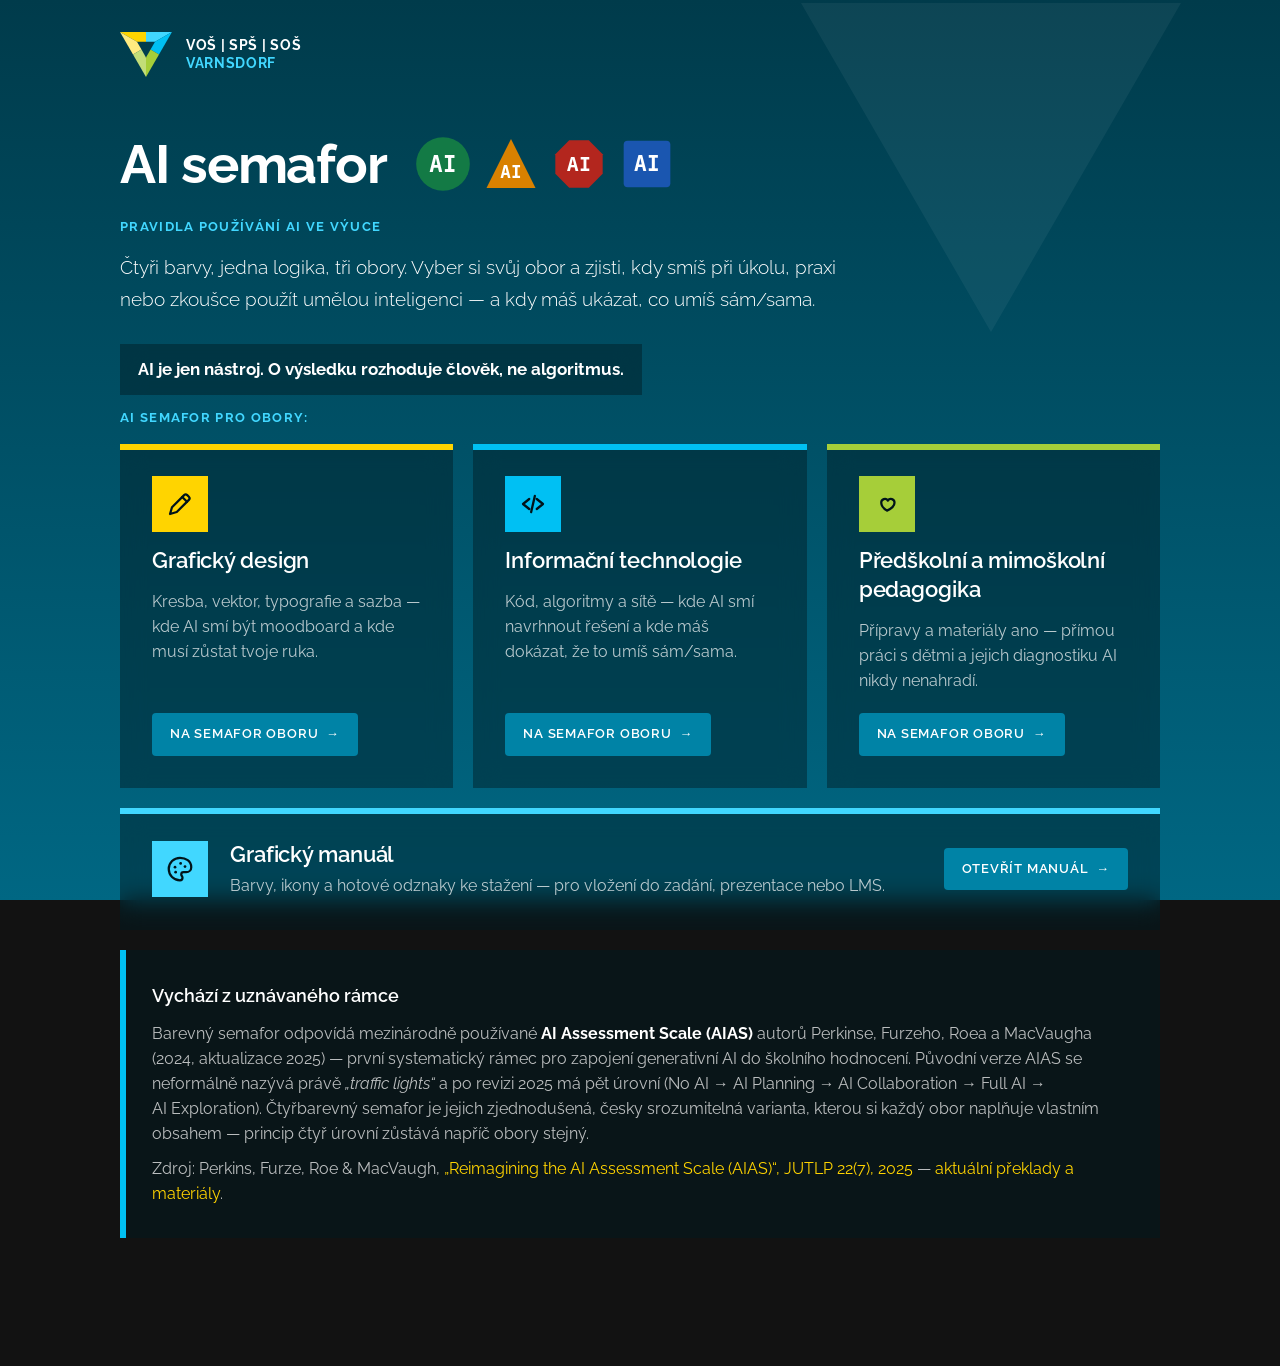
<file: index.html>
<!doctype html>
<html lang="cs">
<head>
<meta charset="utf-8">
<meta name="viewport" content="width=device-width, initial-scale=1">
<title>AI semafor — rozcestník oborů</title>
<meta name="description" content="Pravidla používání AI napříč obory: Grafický design, Informační technologie a Předškolní a mimoškolní pedagogika.">
<link rel="preconnect" href="https://fonts.googleapis.com">
<link rel="preconnect" href="https://fonts.gstatic.com" crossorigin>
<link rel="stylesheet" href="https://fonts.googleapis.com/css2?family=Raleway:wght@200;300;400;600;700;800&display=swap">
<link rel="stylesheet" href="assets/style.css?v=ed86c7ab">
</head>
<body>

<a class="skip-link" href="#main">Přeskočit na obsah</a>

<div class="wrap">

  <header class="hero">
    <a class="brand" href="index.html" aria-label="VOŠ, SPŠ a SOŠ Varnsdorf — AI semafor, úvodní stránka">
      <svg xmlns="http://www.w3.org/2000/svg" viewBox="0 0 1000 866" aria-hidden="true">
        <polygon points="0 0 500 0 500 188 326 188 0 0" fill="#ffd400"/>
        <polygon points="0 0 326 188 413 339 250 433 0 0" fill="#ffea80"/>
        <polygon points="500 0 1000 0 674 188 500 188 500 0" fill="#41d7ff"/>
        <polygon points="674 188 1000 0 750 433 587 339 674 188" fill="#00c0f3"/>
        <polygon points="250 433 413 339 500 490 500 866 250 433" fill="#c2dd78"/>
        <polygon points="500 490 587 339 750 433 500 866 500 490" fill="#a6ce39"/>
      </svg>
      <span class="brand-text">VOŠ | SPŠ | SOŠ<br><span>Varnsdorf</span></span>
    </a>
    <div class="title-row">
      <h1>AI semafor</h1>
      <div class="semafor-icons" role="group" aria-label="Čtyři úrovně semaforu"><img src="assets/icons/ai-povolena.svg?v=3e6b4eec" alt="AI povolena" width="56" height="56"><img src="assets/icons/ai-omezene.svg?v=1037db1b" alt="AI omezeně" width="56" height="56"><img src="assets/icons/bez-ai.svg?v=462daff5" alt="Bez generativní AI" width="56" height="56"><img src="assets/icons/ai-lab.svg?v=350f8d10" alt="AI Lab" width="56" height="56"></div>
    </div>
    <p class="eyebrow">Pravidla používání AI ve výuce</p>
    <p class="lede">Čtyři barvy, jedna logika, tři obory. Vyber si svůj obor a zjisti, kdy smíš při úkolu, praxi
      nebo zkoušce použít umělou inteligenci — a kdy máš ukázat, co umíš sám/sama.</p>
    <p class="tagline">AI je jen nástroj. O výsledku rozhoduje člověk, ne algoritmus.</p>
  </header>

  <main id="main">

    <h2 class="section-label">AI semafor pro obory:</h2>

    <div class="hub-grid" role="list">
      <a class="hub-card hub-card--yellow" role="listitem" href="grafika.html">
        <div class="hub-icon" aria-hidden="true">
          <svg viewBox="0 0 24 24" fill="none" stroke="currentColor" stroke-width="1.8" stroke-linecap="round" stroke-linejoin="round">
            <path d="M4 20 5.6 14.6 15.3 4.9a1.8 1.8 0 0 1 2.5 0l1.3 1.3a1.8 1.8 0 0 1 0 2.5L9.4 18.4 4 20Z"/>
            <path d="m13.8 6.4 3.8 3.8"/>
          </svg>
        </div>
        <h2>Grafický design</h2>
        <p>Kresba, vektor, typografie a sazba — kde AI smí být moodboard a kde musí zůstat tvoje ruka.</p>
        <div class="hub-foot">
          <span class="hub-cta">Na semafor oboru <span aria-hidden="true">→</span></span>
        </div>
      </a>

      <a class="hub-card hub-card--blue" role="listitem" href="it.html">
        <div class="hub-icon" aria-hidden="true">
          <svg viewBox="0 0 24 24" fill="none" stroke="currentColor" stroke-width="1.8" stroke-linecap="round" stroke-linejoin="round">
            <path d="m9 8-5 4 5 4M15 8l5 4-5 4M13.5 5.5l-3 13"/>
          </svg>
        </div>
        <h2>Informační technologie</h2>
        <p>Kód, algoritmy a sítě — kde AI smí navrhnout řešení a kde máš dokázat, že to umíš sám/sama.</p>
        <div class="hub-foot">
          <span class="hub-cta">Na semafor oboru <span aria-hidden="true">→</span></span>
        </div>
      </a>

      <a class="hub-card hub-card--green" role="listitem" href="pedagogika.html">
        <div class="hub-icon" aria-hidden="true">
          <svg viewBox="0 0 24 24" fill="none" stroke="currentColor" stroke-width="1.8" stroke-linecap="round" stroke-linejoin="round">
            <path d="M12 17.3s-4.6-2.9-4.6-6.4a2.9 2.9 0 0 1 5.3-1.7A2.9 2.9 0 0 1 18 10.9c0 3.5-6 6.4-6 6.4Z"/>
          </svg>
        </div>
        <h2>Předškolní a mimoškolní pedagogika</h2>
        <p>Přípravy a materiály ano — přímou práci s dětmi a jejich diagnostiku AI nikdy nenahradí.</p>
        <div class="hub-foot">
          <span class="hub-cta">Na semafor oboru <span aria-hidden="true">→</span></span>
        </div>
      </a>

    </div>

    <a class="hub-card hub-card--wide" href="manual.html">
      <div class="hub-icon" aria-hidden="true">
        <svg viewBox="0 0 24 24" fill="none" stroke="currentColor" stroke-width="1.8" stroke-linecap="round" stroke-linejoin="round">
          <path d="M12 3a9 9 0 1 0 0 18c1.1 0 2-.9 2-2 0-.5-.2-1-.5-1.4-.3-.4-.5-.8-.5-1.3 0-1 .8-1.8 1.8-1.8H17a4 4 0 0 0 4-4c0-5-4.5-7.5-9-7.5Z"/>
          <circle cx="8" cy="10.5" r="1.1" fill="currentColor" stroke="none"/>
          <circle cx="8.5" cy="14.5" r="1.1" fill="currentColor" stroke="none"/>
          <circle cx="12.5" cy="7.5" r="1.1" fill="currentColor" stroke="none"/>
          <circle cx="16" cy="10" r="1.1" fill="currentColor" stroke="none"/>
        </svg>
      </div>
      <div class="hub-card-body">
        <h2>Grafický manuál</h2>
        <p>Barvy, ikony a hotové odznaky ke stažení — pro vložení do zadání, prezentace nebo LMS.</p>
      </div>
      <div class="hub-foot">
        <span class="hub-cta">Otevřít manuál <span aria-hidden="true">→</span></span>
      </div>
    </a>

    <section class="note" aria-labelledby="note-h">
      <h2 id="note-h">Vychází z uznávaného rámce</h2>
      <p>
        Barevný semafor odpovídá mezinárodně používané <strong>AI&nbsp;Assessment&nbsp;Scale (AIAS)</strong>
        autorů Perkinse, Furzeho, Roea a MacVaugha (2024, aktualizace 2025) — první systematický rámec pro
        zapojení generativní AI do školního hodnocení. Původní verze AIAS se neformálně nazývá právě
        <em>„traffic lights“</em> a po revizi 2025 má pět úrovní
        (No&nbsp;AI → AI&nbsp;Planning → AI&nbsp;Collaboration → Full&nbsp;AI → AI&nbsp;Exploration).
        Čtyřbarevný semafor je jejich zjednodušená, česky srozumitelná varianta, kterou si každý obor
        naplňuje vlastním obsahem — princip čtyř úrovní zůstává napříč obory stejný.
      </p>
      <p>
        Zdroj: Perkins, Furze, Roe &amp; MacVaugh, <a href="https://leonfurze.com/2025/09/23/how-not-to-use-the-aias/" target="_blank" rel="noopener">„Reimagining the AI Assessment Scale (AIAS)“, JUTLP 22(7), 2025</a> —
        <a href="https://leonfurze.com/2025/03/19/ai-assessment-scale-aias-translations-2025-updates/" target="_blank" rel="noopener">aktuální překlady a materiály</a>.
      </p>
    </section>

  </main>
</div>
</body>
</html>
</file>
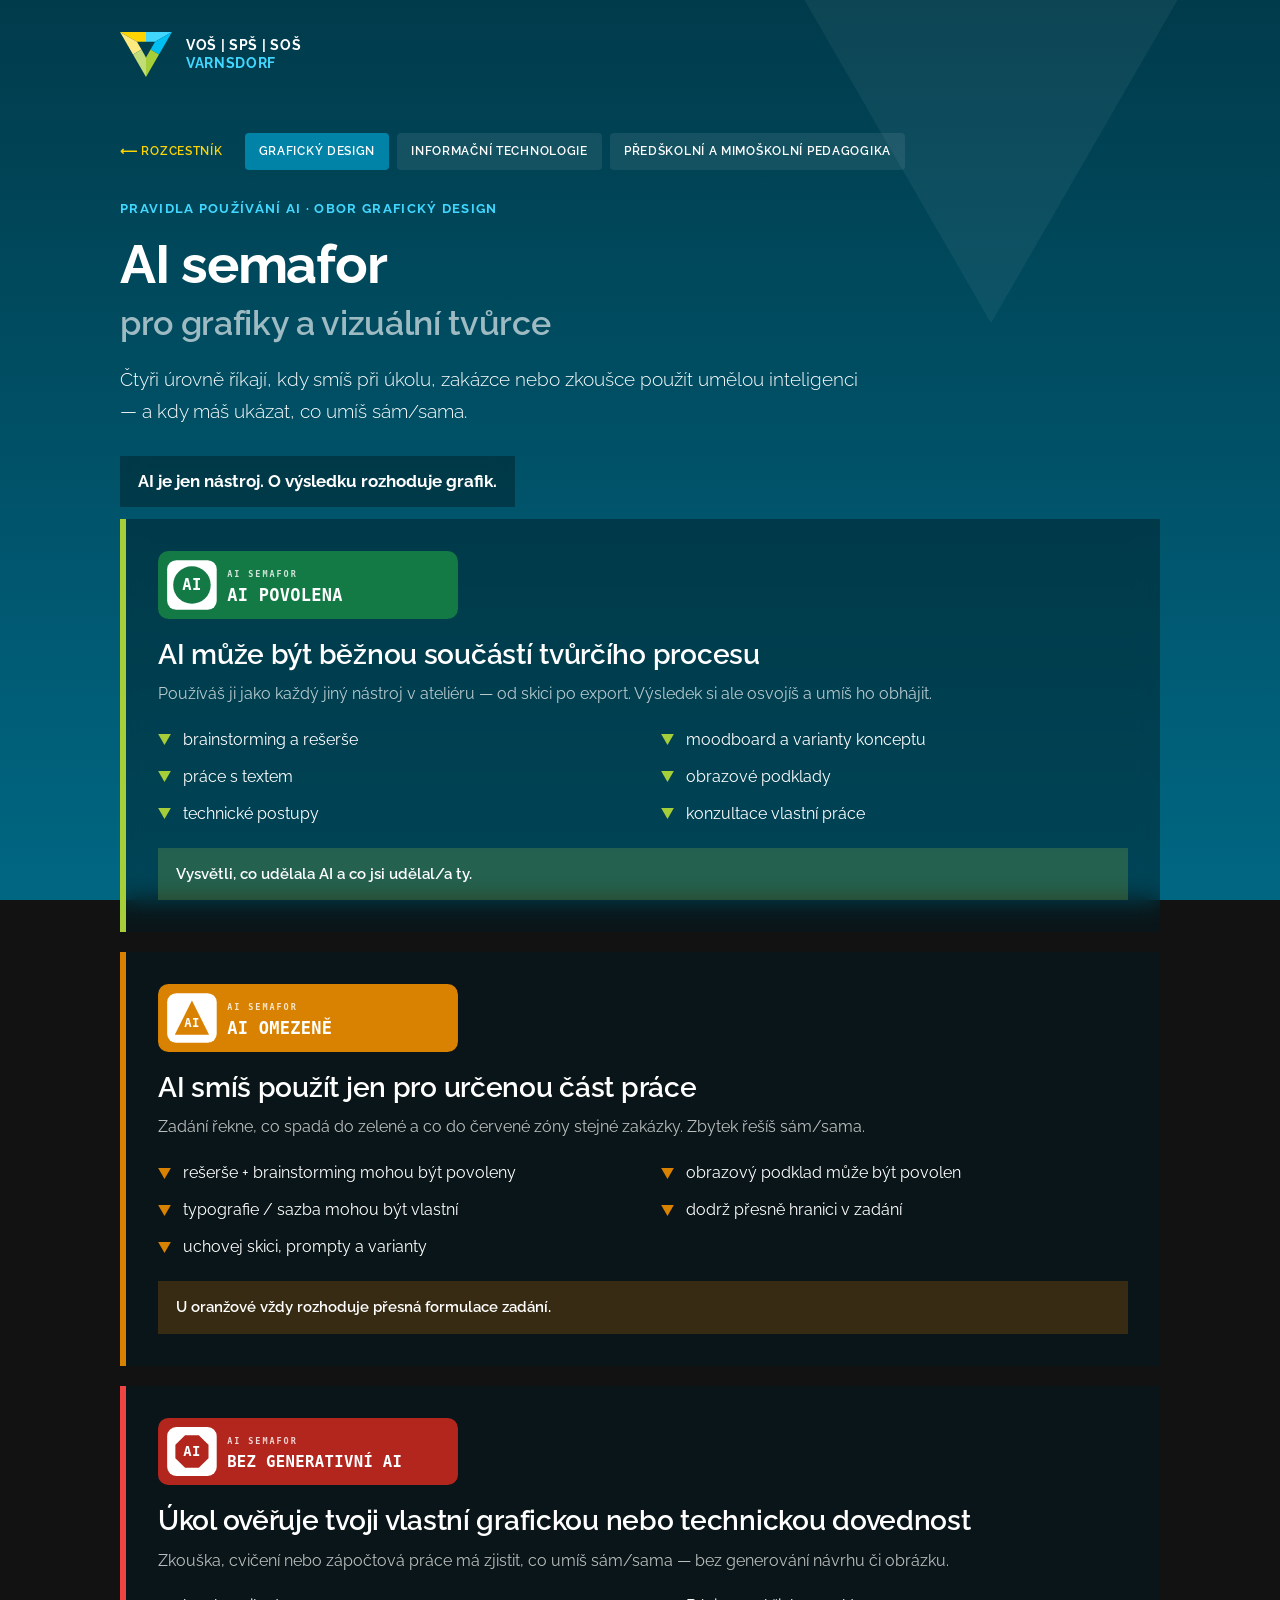
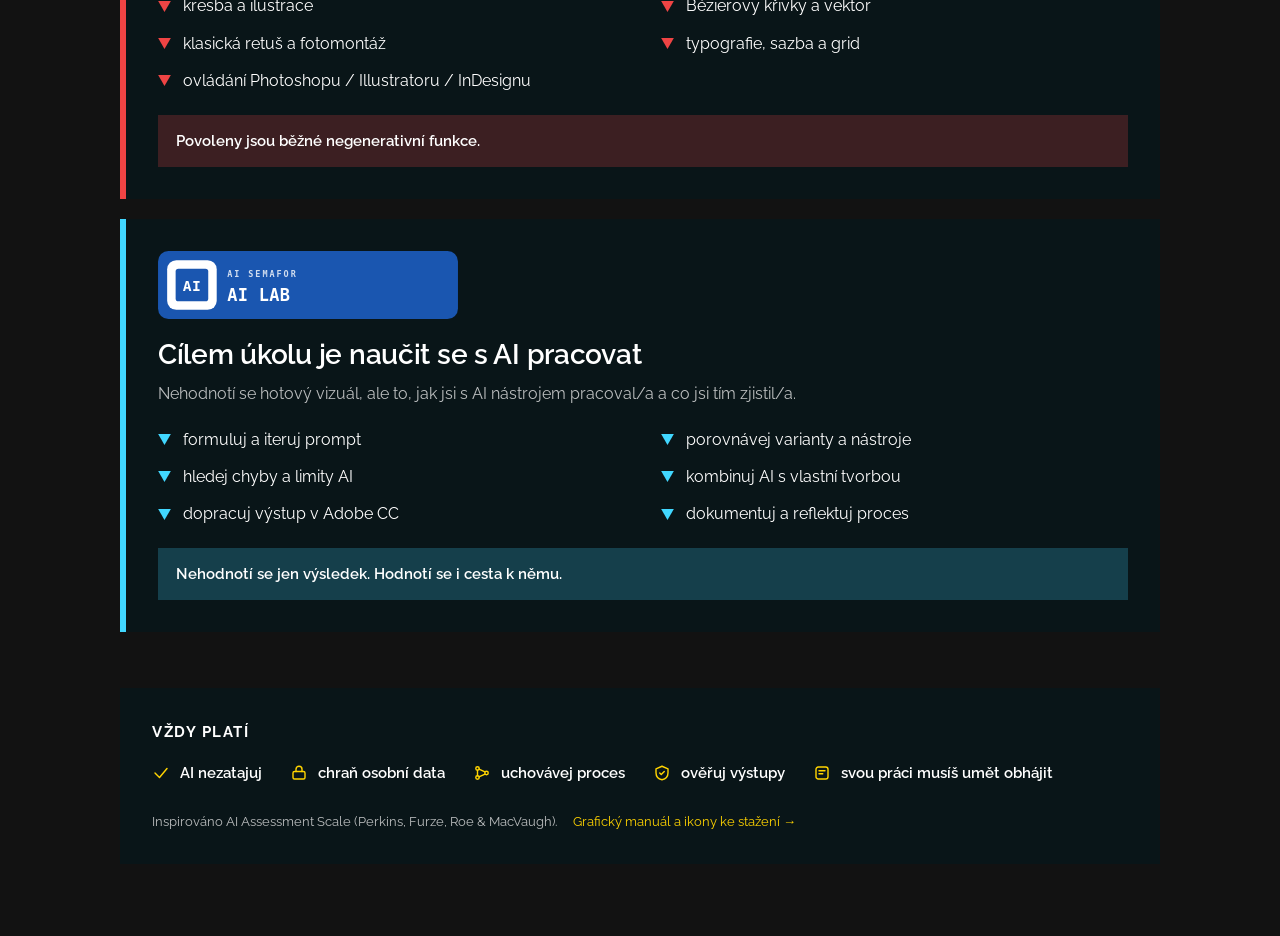
<file: grafika.html>
<!doctype html>
<html lang="cs">
<head>
<meta charset="utf-8">
<meta name="viewport" content="width=device-width, initial-scale=1">
<title>AI semafor — Grafický design</title>
<meta name="description" content="Pravidla používání AI v oboru Grafický design — čtyřúrovňový semafor vycházející z rámce AI Assessment Scale.">
<link rel="preconnect" href="https://fonts.googleapis.com">
<link rel="preconnect" href="https://fonts.gstatic.com" crossorigin>
<link rel="stylesheet" href="https://fonts.googleapis.com/css2?family=Raleway:wght@200;300;400;600;700;800&display=swap">
<link rel="stylesheet" href="assets/style.css?v=ed86c7ab">
</head>
<body>

<a class="skip-link" href="#main">Přeskočit na obsah</a>

<div class="wrap">

  <header class="hero">
    <a class="brand" href="index.html" aria-label="VOŠ, SPŠ a SOŠ Varnsdorf — AI semafor, úvodní stránka">
      <svg xmlns="http://www.w3.org/2000/svg" viewBox="0 0 1000 866" aria-hidden="true">
        <polygon points="0 0 500 0 500 188 326 188 0 0" fill="#ffd400"/>
        <polygon points="0 0 326 188 413 339 250 433 0 0" fill="#ffea80"/>
        <polygon points="500 0 1000 0 674 188 500 188 500 0" fill="#41d7ff"/>
        <polygon points="674 188 1000 0 750 433 587 339 674 188" fill="#00c0f3"/>
        <polygon points="250 433 413 339 500 490 500 866 250 433" fill="#c2dd78"/>
        <polygon points="500 490 587 339 750 433 500 866 500 490" fill="#a6ce39"/>
      </svg>
      <span class="brand-text">VOŠ | SPŠ | SOŠ<br><span>Varnsdorf</span></span>
    </a>
    <nav class="obory-nav" aria-label="Přepínání oborů">
      <a class="home" href="index.html">⟵ Rozcestník</a>
      <a href="#" aria-current="page">Grafický design</a>
      <a href="it.html">Informační technologie</a>
      <a href="pedagogika.html">Předškolní a mimoškolní pedagogika</a>
    </nav>
    <p class="eyebrow">Pravidla používání AI · obor Grafický design</p>
    <h1>AI semafor<br><span class="dim">pro grafiky a vizuální tvůrce</span></h1>
    <p class="lede">Čtyři úrovně říkají, kdy smíš při úkolu, zakázce nebo zkoušce použít umělou inteligenci — a kdy máš ukázat, co umíš sám/sama.</p>
    <p class="tagline">AI je jen nástroj. O výsledku rozhoduje grafik.</p>
  </header>

  <main id="main">

    <div class="levels">

      <!-- GREEN -->
      <section class="level level--green" aria-labelledby="lvl-green-h">
        <div class="level-head">
          <div class="level-title-row">
            <img class="level-badge" src="assets/badges/ai-povolena.svg?v=b32f4eb0" alt="AI povolena" width="460" height="104">
            <h2 id="lvl-green-h">AI může být běžnou součástí tvůrčího procesu</h2>
            <p>Používáš ji jako každý jiný nástroj v ateliéru — od skici po export. Výsledek si ale osvojíš a umíš ho obhájit.</p>
          </div>
        </div>
        <div class="level-body">
          <ul class="bullets">
            <li>brainstorming a rešerše</li>
            <li>moodboard a varianty konceptu</li>
            <li>práce s textem</li>
            <li>obrazové podklady</li>
            <li>technické postupy</li>
            <li>konzultace vlastní práce</li>
          </ul>
          <p class="callout">Vysvětli, co udělala AI a co jsi udělal/a ty.</p>
        </div>
      </section>

      <!-- ORANGE -->
      <section class="level level--orange" aria-labelledby="lvl-orange-h">
        <div class="level-head">
          <div class="level-title-row">
            <img class="level-badge" src="assets/badges/ai-omezene.svg?v=7412da83" alt="AI omezeně" width="460" height="104">
            <h2 id="lvl-orange-h">AI smíš použít jen pro určenou část práce</h2>
            <p>Zadání řekne, co spadá do zelené a co do červené zóny stejné zakázky. Zbytek řešíš sám/sama.</p>
          </div>
        </div>
        <div class="level-body">
          <ul class="bullets">
            <li>rešerše + brainstorming mohou být povoleny</li>
            <li>obrazový podklad může být povolen</li>
            <li>typografie / sazba mohou být vlastní</li>
            <li>dodrž přesně hranici v zadání</li>
            <li>uchovej skici, prompty a varianty</li>
          </ul>
          <p class="callout">U oranžové vždy rozhoduje přesná formulace zadání.</p>
        </div>
      </section>

      <!-- RED -->
      <section class="level level--red" aria-labelledby="lvl-red-h">
        <div class="level-head">
          <div class="level-title-row">
            <img class="level-badge" src="assets/badges/bez-ai.svg?v=6d6cf0fe" alt="Bez generativní AI" width="460" height="104">
            <h2 id="lvl-red-h">Úkol ověřuje tvoji vlastní grafickou nebo technickou dovednost</h2>
            <p>Zkouška, cvičení nebo zápočtová práce má zjistit, co umíš sám/sama — bez generování návrhu či obrázku.</p>
          </div>
        </div>
        <div class="level-body">
          <ul class="bullets">
            <li>kresba a ilustrace</li>
            <li>Bézierovy křivky a vektor</li>
            <li>klasická retuš a fotomontáž</li>
            <li>typografie, sazba a grid</li>
            <li>ovládání Photoshopu / Illustratoru / InDesignu</li>
          </ul>
          <p class="callout">Povoleny jsou běžné negenerativní funkce.</p>
        </div>
      </section>

      <!-- BLUE -->
      <section class="level level--blue" aria-labelledby="lvl-blue-h">
        <div class="level-head">
          <div class="level-title-row">
            <img class="level-badge" src="assets/badges/ai-lab.svg?v=1510bcb6" alt="AI Lab" width="460" height="104">
            <h2 id="lvl-blue-h">Cílem úkolu je naučit se s AI pracovat</h2>
            <p>Nehodnotí se hotový vizuál, ale to, jak jsi s AI nástrojem pracoval/a a co jsi tím zjistil/a.</p>
          </div>
        </div>
        <div class="level-body">
          <ul class="bullets">
            <li>formuluj a iteruj prompt</li>
            <li>porovnávej varianty a nástroje</li>
            <li>hledej chyby a limity AI</li>
            <li>kombinuj AI s vlastní tvorbou</li>
            <li>dopracuj výstup v Adobe CC</li>
            <li>dokumentuj a reflektuj proces</li>
          </ul>
          <p class="callout">Nehodnotí se jen výsledek. Hodnotí se i cesta k němu.</p>
        </div>
      </section>

    </div>

    <footer aria-labelledby="footer-h">
      <h2 id="footer-h">Vždy platí</h2>
      <ul>
        <li>
          <svg viewBox="0 0 24 24" fill="none" stroke="currentColor" stroke-width="1.9" stroke-linecap="round" stroke-linejoin="round" aria-hidden="true"><path d="m4 12 6 6L20 6"/></svg>
          AI nezatajuj
        </li>
        <li>
          <svg viewBox="0 0 24 24" fill="none" stroke="currentColor" stroke-width="1.9" stroke-linecap="round" stroke-linejoin="round" aria-hidden="true"><rect x="4" y="10" width="16" height="10" rx="2"/><path d="M8 10V7a4 4 0 0 1 8 0v3"/></svg>
          chraň osobní data
        </li>
        <li>
          <svg viewBox="0 0 24 24" fill="none" stroke="currentColor" stroke-width="1.9" stroke-linecap="round" stroke-linejoin="round" aria-hidden="true"><circle cx="6" cy="6" r="2.3"/><circle cx="6" cy="18" r="2.3"/><circle cx="18" cy="12" r="2.3"/><path d="M6 8.3V15.7M8 6.8l8 3.7M8 17.2l8-3.7"/></svg>
          uchovávej proces
        </li>
        <li>
          <svg viewBox="0 0 24 24" fill="none" stroke="currentColor" stroke-width="1.9" stroke-linecap="round" stroke-linejoin="round" aria-hidden="true"><path d="M12 3 4 6.5v5c0 4.8 3.4 8.4 8 9.5 4.6-1.1 8-4.7 8-9.5v-5L12 3Z"/><path d="m9 12 2 2 4-4"/></svg>
          ověřuj výstupy
        </li>
        <li>
          <svg viewBox="0 0 24 24" fill="none" stroke="currentColor" stroke-width="1.9" stroke-linecap="round" stroke-linejoin="round" aria-hidden="true"><path d="M8 9h8M8 13h5"/><rect x="4" y="4" width="16" height="16" rx="3"/></svg>
          svou práci musíš umět obhájit
        </li>
      </ul>
      <p class="colophon">
        <span>Inspirováno AI Assessment Scale (Perkins, Furze, Roe &amp; MacVaugh).</span>
        <a href="manual.html">Grafický manuál a ikony ke stažení →</a>
      </p>
    </footer>

  </main>
</div>
</body>
</html>
</file>
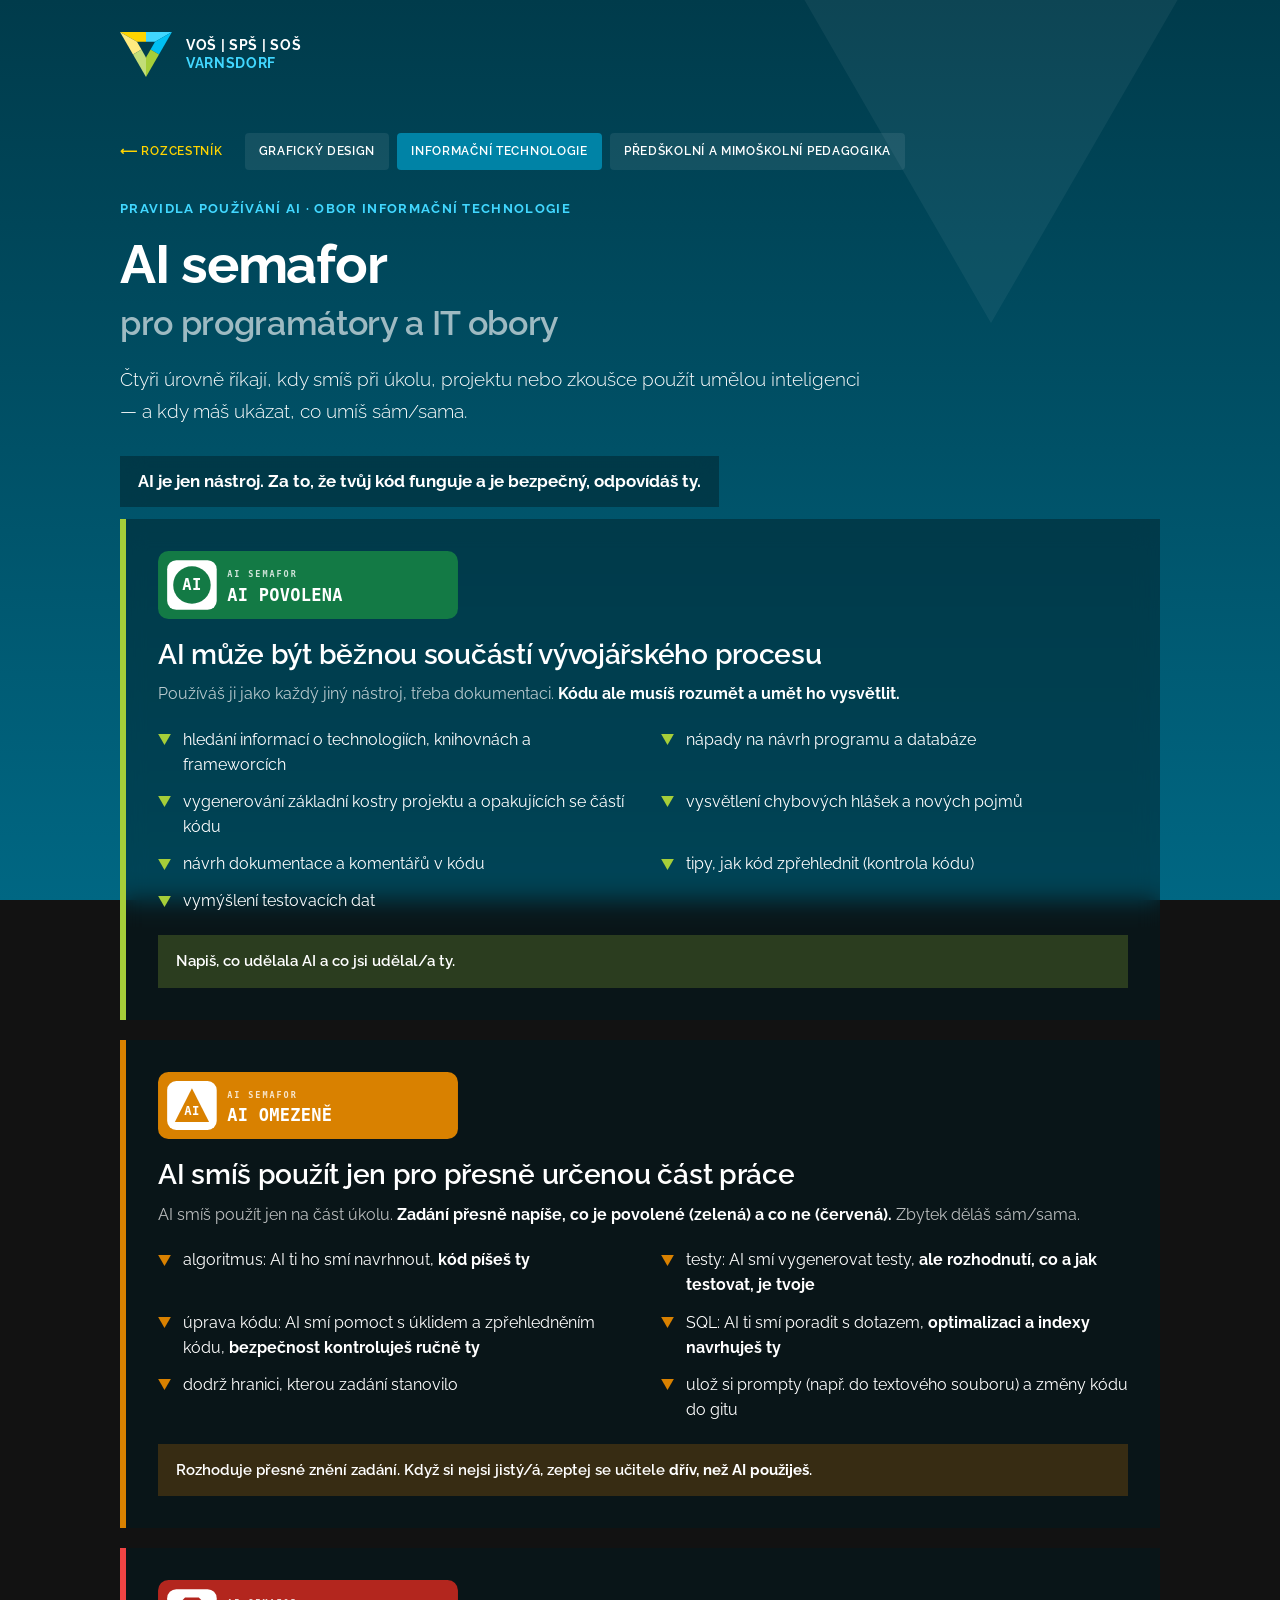
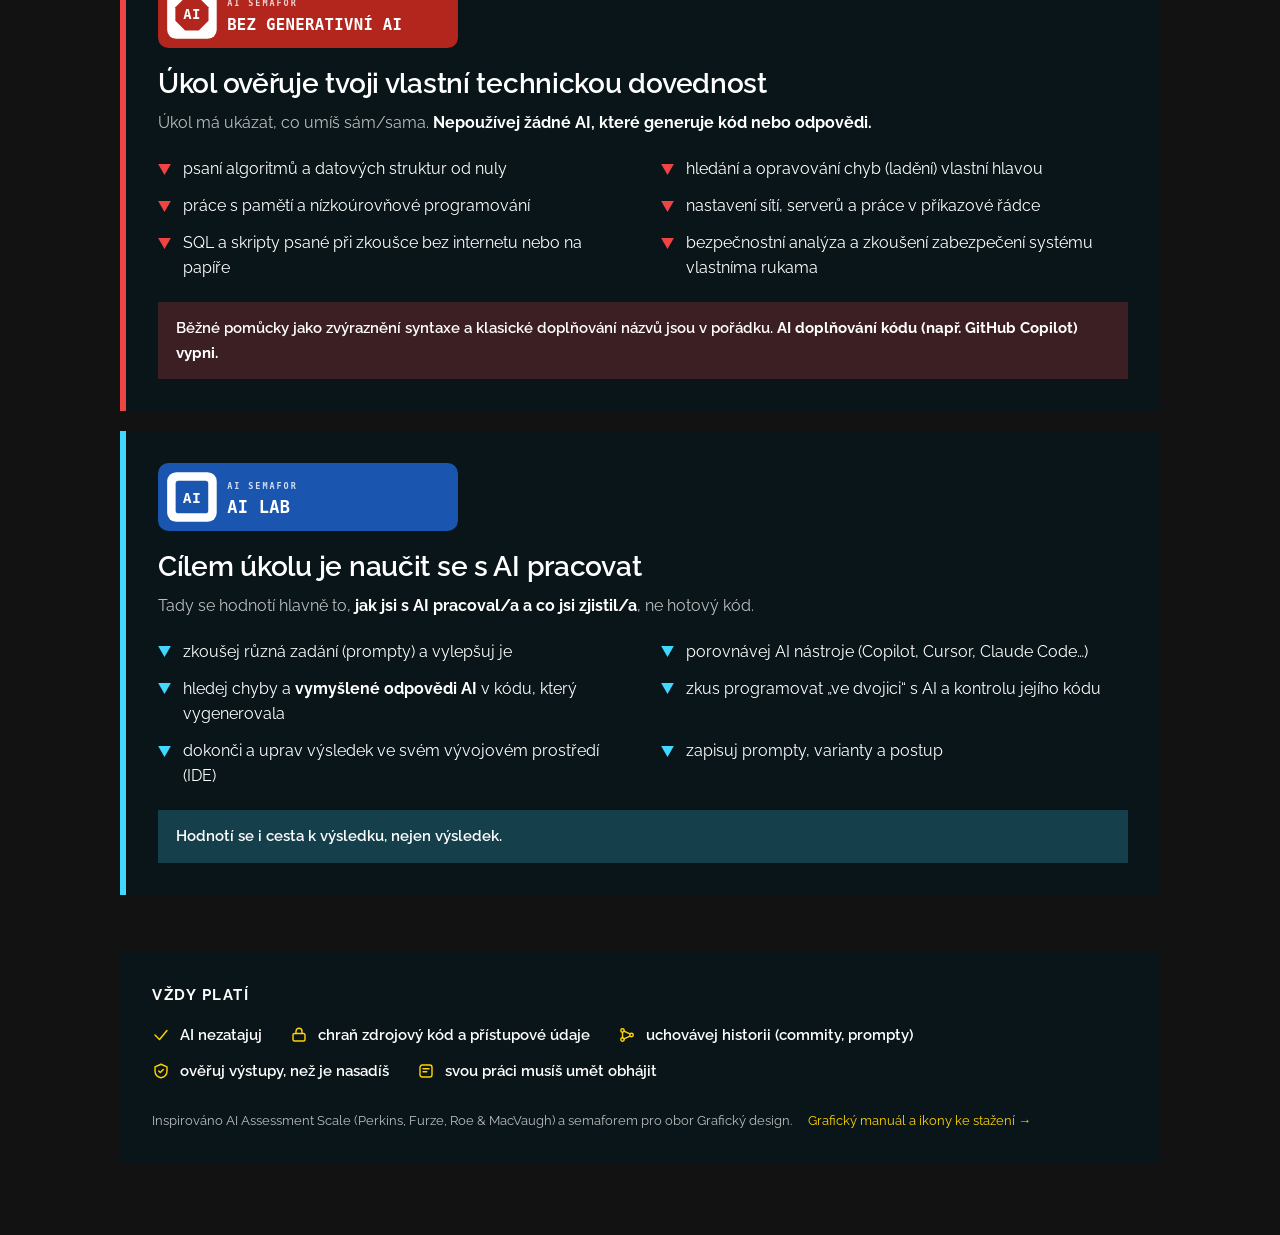
<file: it.html>
<!doctype html>
<html lang="cs">
<head>
<meta charset="utf-8">
<meta name="viewport" content="width=device-width, initial-scale=1">
<title>AI semafor — Informační technologie</title>
<meta name="description" content="Pravidla používání AI v oboru Informační technologie — čtyřúrovňový semafor vycházející z rámce AI Assessment Scale.">
<link rel="preconnect" href="https://fonts.googleapis.com">
<link rel="preconnect" href="https://fonts.gstatic.com" crossorigin>
<link rel="stylesheet" href="https://fonts.googleapis.com/css2?family=Raleway:wght@200;300;400;600;700;800&display=swap">
<link rel="stylesheet" href="assets/style.css?v=ed86c7ab">
</head>
<body>

<a class="skip-link" href="#main">Přeskočit na obsah</a>

<div class="wrap">

  <header class="hero">
    <a class="brand" href="index.html" aria-label="VOŠ, SPŠ a SOŠ Varnsdorf — AI semafor, úvodní stránka">
      <svg xmlns="http://www.w3.org/2000/svg" viewBox="0 0 1000 866" aria-hidden="true">
        <polygon points="0 0 500 0 500 188 326 188 0 0" fill="#ffd400"/>
        <polygon points="0 0 326 188 413 339 250 433 0 0" fill="#ffea80"/>
        <polygon points="500 0 1000 0 674 188 500 188 500 0" fill="#41d7ff"/>
        <polygon points="674 188 1000 0 750 433 587 339 674 188" fill="#00c0f3"/>
        <polygon points="250 433 413 339 500 490 500 866 250 433" fill="#c2dd78"/>
        <polygon points="500 490 587 339 750 433 500 866 500 490" fill="#a6ce39"/>
      </svg>
      <span class="brand-text">VOŠ | SPŠ | SOŠ<br><span>Varnsdorf</span></span>
    </a>
    <nav class="obory-nav" aria-label="Přepínání oborů">
      <a class="home" href="index.html">⟵ Rozcestník</a>
      <a href="grafika.html">Grafický design</a>
      <a href="#" aria-current="page">Informační technologie</a>
      <a href="pedagogika.html">Předškolní a mimoškolní pedagogika</a>
    </nav>
    <p class="eyebrow">Pravidla používání AI · obor Informační technologie</p>
    <h1>AI semafor<br><span class="dim">pro programátory a IT obory</span></h1>
    <p class="lede">Čtyři úrovně říkají, kdy smíš při úkolu, projektu nebo zkoušce použít umělou inteligenci — a kdy máš ukázat, co umíš sám/sama.</p>
    <p class="tagline">AI je jen nástroj. Za to, že tvůj kód funguje a je bezpečný, odpovídáš ty.</p>
  </header>

  <main id="main">

    <div class="levels">

      <!-- GREEN -->
      <section class="level level--green" aria-labelledby="lvl-green-h">
        <div class="level-head">
          <div class="level-title-row">
            <img class="level-badge" src="assets/badges/ai-povolena.svg?v=b32f4eb0" alt="AI povolena" width="460" height="104">
            <h2 id="lvl-green-h">AI může být běžnou součástí vývojářského procesu</h2>
            <p>Používáš ji jako každý jiný nástroj, třeba dokumentaci. <strong>Kódu ale musíš rozumět a umět ho vysvětlit.</strong></p>
          </div>
        </div>
        <div class="level-body">
          <ul class="bullets">
            <li>hledání informací o technologiích, knihovnách a frameworcích</li>
            <li>nápady na návrh programu a databáze</li>
            <li>vygenerování základní kostry projektu a opakujících se částí kódu</li>
            <li>vysvětlení chybových hlášek a nových pojmů</li>
            <li>návrh dokumentace a komentářů v kódu</li>
            <li>tipy, jak kód zpřehlednit (kontrola kódu)</li>
            <li>vymýšlení testovacích dat</li>
          </ul>
          <p class="callout">Napiš, co udělala AI a co jsi udělal/a ty.</p>
        </div>
      </section>

      <!-- ORANGE -->
      <section class="level level--orange" aria-labelledby="lvl-orange-h">
        <div class="level-head">
          <div class="level-title-row">
            <img class="level-badge" src="assets/badges/ai-omezene.svg?v=7412da83" alt="AI omezeně" width="460" height="104">
            <h2 id="lvl-orange-h">AI smíš použít jen pro přesně určenou část práce</h2>
            <p>AI smíš použít jen na část úkolu. <strong>Zadání přesně napíše, co je povolené (zelená) a co ne (červená).</strong> Zbytek děláš sám/sama.</p>
          </div>
        </div>
        <div class="level-body">
          <ul class="bullets">
            <li>algoritmus: AI ti ho smí navrhnout, <strong>kód píšeš ty</strong></li>
            <li>testy: AI smí vygenerovat testy, <strong>ale rozhodnutí, co a jak testovat, je tvoje</strong></li>
            <li>úprava kódu: AI smí pomoct s úklidem a zpřehledněním kódu, <strong>bezpečnost kontroluješ ručně ty</strong></li>
            <li>SQL: AI ti smí poradit s dotazem, <strong>optimalizaci a indexy navrhuješ ty</strong></li>
            <li>dodrž hranici, kterou zadání stanovilo</li>
            <li>ulož si prompty (např. do textového souboru) a změny kódu do gitu</li>
          </ul>
          <p class="callout">Rozhoduje přesné znění zadání. Když si nejsi jistý/á, zeptej se učitele <strong>dřív, než AI použiješ</strong>.</p>
        </div>
      </section>

      <!-- RED -->
      <section class="level level--red" aria-labelledby="lvl-red-h">
        <div class="level-head">
          <div class="level-title-row">
            <img class="level-badge" src="assets/badges/bez-ai.svg?v=6d6cf0fe" alt="Bez generativní AI" width="460" height="104">
            <h2 id="lvl-red-h">Úkol ověřuje tvoji vlastní technickou dovednost</h2>
            <p>Úkol má ukázat, co umíš sám/sama. <strong>Nepoužívej žádné AI, které generuje kód nebo odpovědi.</strong></p>
          </div>
        </div>
        <div class="level-body">
          <ul class="bullets">
            <li>psaní algoritmů a datových struktur od nuly</li>
            <li>hledání a opravování chyb (ladění) vlastní hlavou</li>
            <li>práce s pamětí a nízkoúrovňové programování</li>
            <li>nastavení sítí, serverů a práce v příkazové řádce</li>
            <li>SQL a skripty psané při zkoušce bez internetu nebo na papíře</li>
            <li>bezpečnostní analýza a zkoušení zabezpečení systému vlastníma rukama</li>
          </ul>
          <p class="callout">Běžné pomůcky jako zvýraznění syntaxe a klasické doplňování názvů jsou v pořádku. <strong>AI doplňování kódu (např. GitHub Copilot) vypni.</strong></p>
        </div>
      </section>

      <!-- BLUE -->
      <section class="level level--blue" aria-labelledby="lvl-blue-h">
        <div class="level-head">
          <div class="level-title-row">
            <img class="level-badge" src="assets/badges/ai-lab.svg?v=1510bcb6" alt="AI Lab" width="460" height="104">
            <h2 id="lvl-blue-h">Cílem úkolu je naučit se s AI pracovat</h2>
            <p>Tady se hodnotí hlavně to, <strong>jak jsi s AI pracoval/a a co jsi zjistil/a</strong>, ne hotový kód.</p>
          </div>
        </div>
        <div class="level-body">
          <ul class="bullets">
            <li>zkoušej různá zadání (prompty) a vylepšuj je</li>
            <li>porovnávej AI nástroje (Copilot, Cursor, Claude Code…)</li>
            <li>hledej chyby a <strong>vymyšlené odpovědi AI</strong> v kódu, který vygenerovala</li>
            <li>zkus programovat „ve dvojici“ s AI a kontrolu jejího kódu</li>
            <li>dokonči a uprav výsledek ve svém vývojovém prostředí (IDE)</li>
            <li>zapisuj prompty, varianty a postup</li>
          </ul>
          <p class="callout">Hodnotí se i cesta k výsledku, nejen výsledek.</p>
        </div>
      </section>

    </div>

    <footer aria-labelledby="footer-h">
      <h2 id="footer-h">Vždy platí</h2>
      <ul>
        <li>
          <svg viewBox="0 0 24 24" fill="none" stroke="currentColor" stroke-width="1.9" stroke-linecap="round" stroke-linejoin="round" aria-hidden="true"><path d="m4 12 6 6L20 6"/></svg>
          AI nezatajuj
        </li>
        <li>
          <svg viewBox="0 0 24 24" fill="none" stroke="currentColor" stroke-width="1.9" stroke-linecap="round" stroke-linejoin="round" aria-hidden="true"><rect x="4" y="10" width="16" height="10" rx="2"/><path d="M8 10V7a4 4 0 0 1 8 0v3"/></svg>
          chraň zdrojový kód a přístupové údaje
        </li>
        <li>
          <svg viewBox="0 0 24 24" fill="none" stroke="currentColor" stroke-width="1.9" stroke-linecap="round" stroke-linejoin="round" aria-hidden="true"><circle cx="6" cy="6" r="2.3"/><circle cx="6" cy="18" r="2.3"/><circle cx="18" cy="12" r="2.3"/><path d="M6 8.3V15.7M8 6.8l8 3.7M8 17.2l8-3.7"/></svg>
          uchovávej historii (commity, prompty)
        </li>
        <li>
          <svg viewBox="0 0 24 24" fill="none" stroke="currentColor" stroke-width="1.9" stroke-linecap="round" stroke-linejoin="round" aria-hidden="true"><path d="M12 3 4 6.5v5c0 4.8 3.4 8.4 8 9.5 4.6-1.1 8-4.7 8-9.5v-5L12 3Z"/><path d="m9 12 2 2 4-4"/></svg>
          ověřuj výstupy, než je nasadíš
        </li>
        <li>
          <svg viewBox="0 0 24 24" fill="none" stroke="currentColor" stroke-width="1.9" stroke-linecap="round" stroke-linejoin="round" aria-hidden="true"><path d="M8 9h8M8 13h5"/><rect x="4" y="4" width="16" height="16" rx="3"/></svg>
          svou práci musíš umět obhájit
        </li>
      </ul>
      <p class="colophon">
        <span>Inspirováno AI Assessment Scale (Perkins, Furze, Roe &amp; MacVaugh) a semaforem pro obor Grafický design.</span>
        <a href="manual.html">Grafický manuál a ikony ke stažení →</a>
      </p>
    </footer>

  </main>
</div>
</body>
</html>
</file>
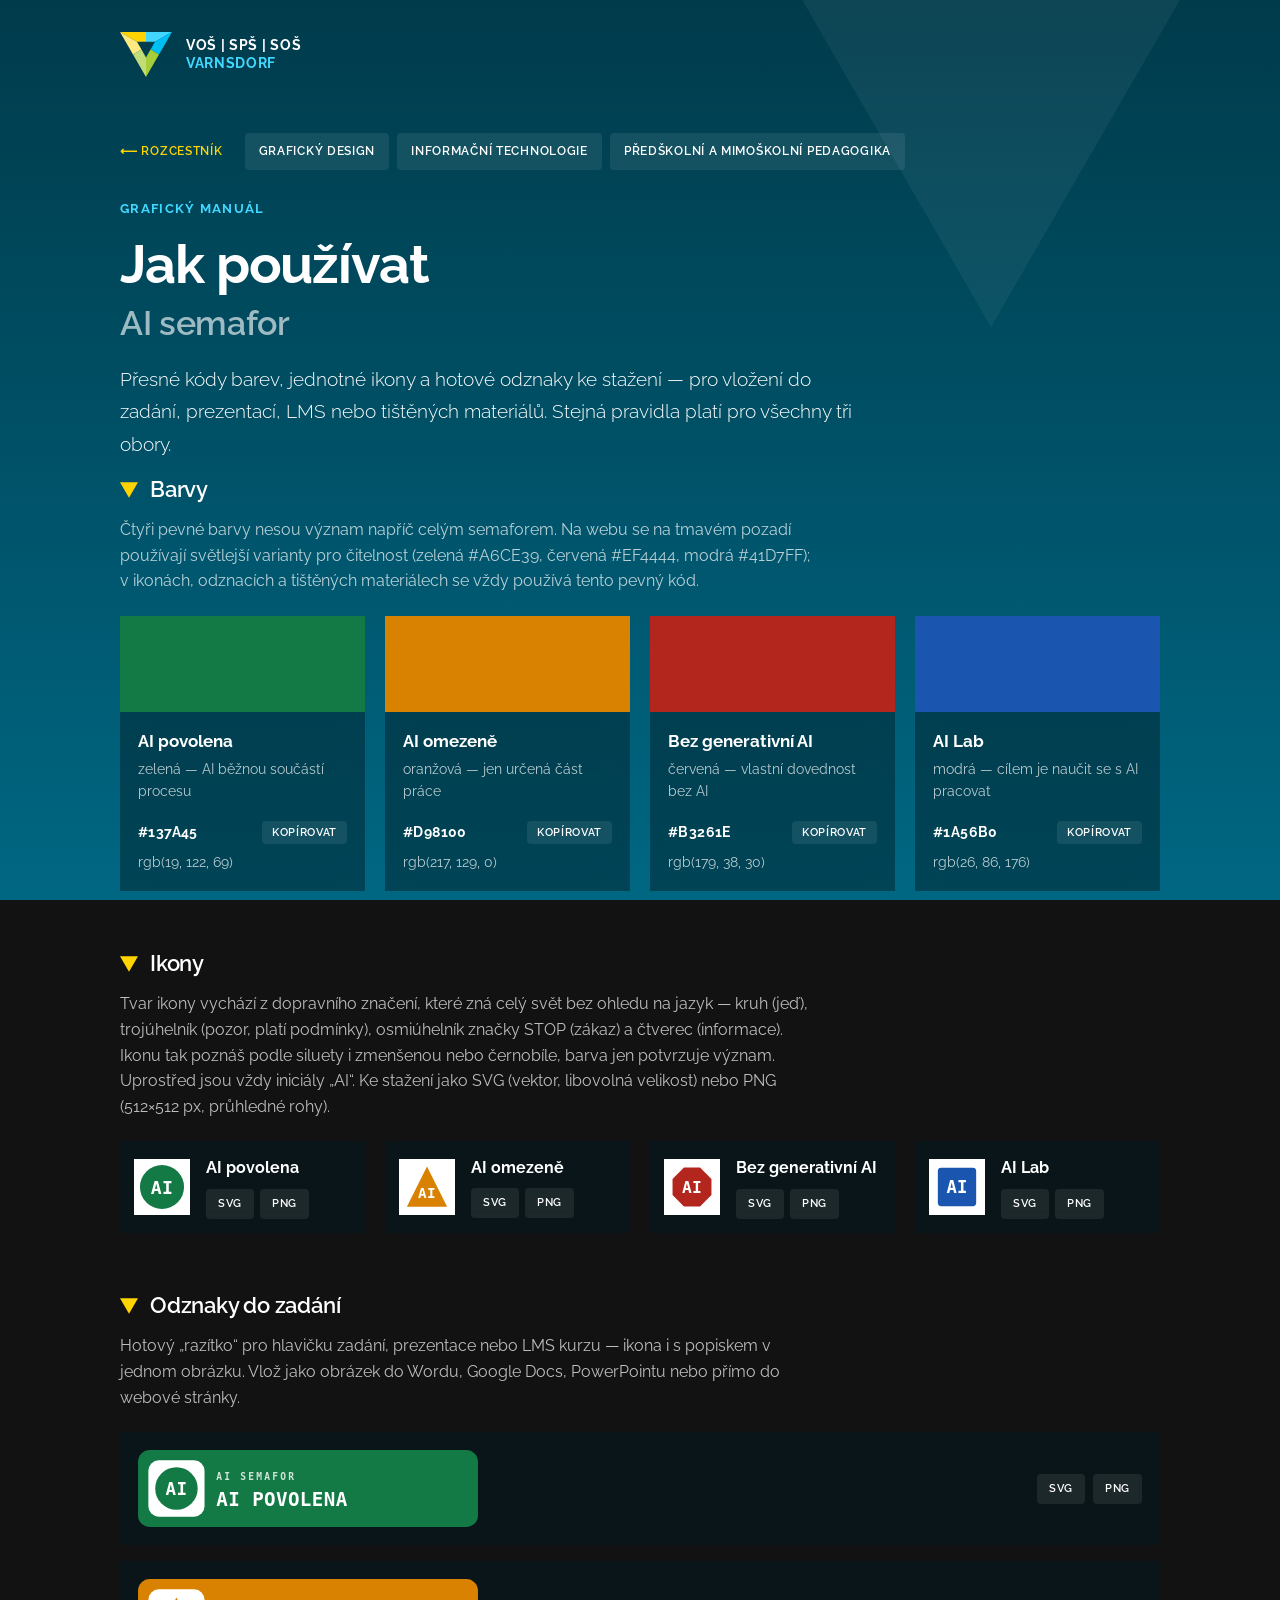
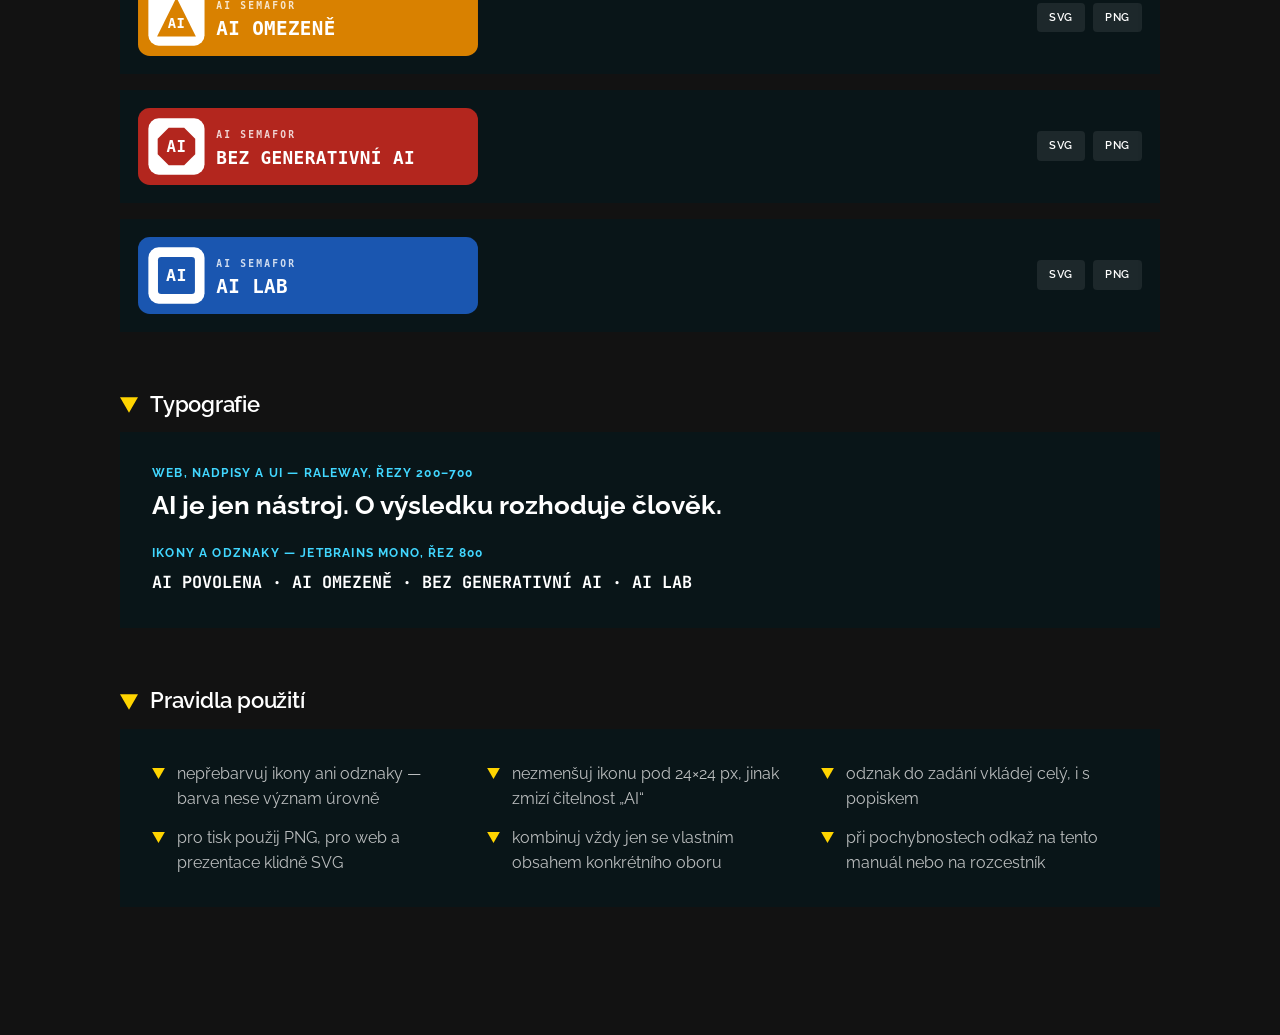
<file: manual.html>
<!doctype html>
<html lang="cs">
<head>
<meta charset="utf-8">
<meta name="viewport" content="width=device-width, initial-scale=1">
<title>AI semafor — grafický manuál</title>
<meta name="description" content="Grafický manuál AI semaforu: kódy barev, ikony a odznaky ke stažení pro vložení do zadání, prezentací a LMS.">
<link rel="preconnect" href="https://fonts.googleapis.com">
<link rel="preconnect" href="https://fonts.gstatic.com" crossorigin>
<link rel="stylesheet" href="https://fonts.googleapis.com/css2?family=Raleway:wght@200;300;400;600;700;800&display=swap">
<link rel="stylesheet" href="https://fonts.googleapis.com/css2?family=JetBrains+Mono:wght@700&display=swap">
<link rel="stylesheet" href="assets/style.css?v=ed86c7ab">
</head>
<body>

<a class="skip-link" href="#main">Přeskočit na obsah</a>

<div class="wrap">

  <header class="hero">
    <a class="brand" href="index.html" aria-label="VOŠ, SPŠ a SOŠ Varnsdorf — AI semafor, úvodní stránka">
      <svg xmlns="http://www.w3.org/2000/svg" viewBox="0 0 1000 866" aria-hidden="true">
        <polygon points="0 0 500 0 500 188 326 188 0 0" fill="#ffd400"/>
        <polygon points="0 0 326 188 413 339 250 433 0 0" fill="#ffea80"/>
        <polygon points="500 0 1000 0 674 188 500 188 500 0" fill="#41d7ff"/>
        <polygon points="674 188 1000 0 750 433 587 339 674 188" fill="#00c0f3"/>
        <polygon points="250 433 413 339 500 490 500 866 250 433" fill="#c2dd78"/>
        <polygon points="500 490 587 339 750 433 500 866 500 490" fill="#a6ce39"/>
      </svg>
      <span class="brand-text">VOŠ | SPŠ | SOŠ<br><span>Varnsdorf</span></span>
    </a>
    <nav class="obory-nav" aria-label="Přepínání oborů">
      <a class="home" href="index.html">⟵ Rozcestník</a>
      <a href="grafika.html">Grafický design</a>
      <a href="it.html">Informační technologie</a>
      <a href="pedagogika.html">Předškolní a mimoškolní pedagogika</a>
    </nav>
    <p class="eyebrow">Grafický manuál</p>
    <h1>Jak používat<br><span class="dim">AI semafor</span></h1>
    <p class="lede">Přesné kódy barev, jednotné ikony a hotové odznaky ke stažení — pro vložení do zadání,
      prezentací, LMS nebo tištěných materiálů. Stejná pravidla platí pro všechny tři obory.</p>
  </header>

  <main id="main">

    <section aria-labelledby="colors-h">
      <h2 id="colors-h" class="icon-legend-head">Barvy</h2>
      <p class="icon-legend-lede">Čtyři pevné barvy nesou význam napříč celým semaforem. Na webu se na tmavém pozadí používají světlejší varianty pro čitelnost (zelená #A6CE39, červená #EF4444, modrá #41D7FF); v ikonách, odznacích a tištěných materiálech se vždy používá tento pevný kód.</p>
      <div class="swatch-grid">
        <div class="swatch">
          <div class="swatch-color" style="background:#137a45"></div>
          <div class="swatch-body">
            <p class="swatch-name">AI povolena</p>
            <p class="swatch-usage">zelená — AI běžnou součástí procesu</p>
            <div class="swatch-code-row"><strong>#137A45</strong><button class="swatch-copy" data-copy="#137A45">Kopírovat</button></div>
            <div class="swatch-code-row">rgb(19, 122, 69)</div>
          </div>
        </div>
        <div class="swatch">
          <div class="swatch-color" style="background:#D98100"></div>
          <div class="swatch-body">
            <p class="swatch-name">AI omezeně</p>
            <p class="swatch-usage">oranžová — jen určená část práce</p>
            <div class="swatch-code-row"><strong>#D98100</strong><button class="swatch-copy" data-copy="#D98100">Kopírovat</button></div>
            <div class="swatch-code-row">rgb(217, 129, 0)</div>
          </div>
        </div>
        <div class="swatch">
          <div class="swatch-color" style="background:#b3261e"></div>
          <div class="swatch-body">
            <p class="swatch-name">Bez generativní AI</p>
            <p class="swatch-usage">červená — vlastní dovednost bez AI</p>
            <div class="swatch-code-row"><strong>#B3261E</strong><button class="swatch-copy" data-copy="#B3261E">Kopírovat</button></div>
            <div class="swatch-code-row">rgb(179, 38, 30)</div>
          </div>
        </div>
        <div class="swatch">
          <div class="swatch-color" style="background:#1a56b0"></div>
          <div class="swatch-body">
            <p class="swatch-name">AI Lab</p>
            <p class="swatch-usage">modrá — cílem je naučit se s AI pracovat</p>
            <div class="swatch-code-row"><strong>#1A56B0</strong><button class="swatch-copy" data-copy="#1A56B0">Kopírovat</button></div>
            <div class="swatch-code-row">rgb(26, 86, 176)</div>
          </div>
        </div>
      </div>
    </section>

    <section aria-labelledby="icons-h">
      <h2 id="icons-h" class="icon-legend-head">Ikony</h2>
      <p class="icon-legend-lede">Tvar ikony vychází z dopravního značení, které zná celý svět bez ohledu na jazyk — kruh (jeď), trojúhelník (pozor, platí podmínky), osmiúhelník značky STOP (zákaz) a čtverec (informace). Ikonu tak poznáš podle siluety i zmenšenou nebo černobíle, barva jen potvrzuje význam. Uprostřed jsou vždy iniciály „AI“. Ke stažení jako SVG (vektor, libovolná velikost) nebo PNG (512×512 px, průhledné rohy).</p>
      <ul class="icon-chips">
        <li class="icon-chip">
          <img src="assets/icons/ai-povolena.svg?v=3e6b4eec" alt="" width="44" height="44">
          <div class="icon-chip-body">
            <span class="icon-chip-label">AI povolena</span>
            <span class="icon-chip-dl">
              <a href="assets/icons/ai-povolena.svg?v=3e6b4eec" download>SVG</a>
              <a href="assets/icons/ai-povolena.png?v=f33e24f5" download>PNG</a>
            </span>
          </div>
        </li>
        <li class="icon-chip">
          <img src="assets/icons/ai-omezene.svg?v=1037db1b" alt="" width="44" height="44">
          <div class="icon-chip-body">
            <span class="icon-chip-label">AI omezeně</span>
            <span class="icon-chip-dl">
              <a href="assets/icons/ai-omezene.svg?v=1037db1b" download>SVG</a>
              <a href="assets/icons/ai-omezene.png?v=4b446ef4" download>PNG</a>
            </span>
          </div>
        </li>
        <li class="icon-chip">
          <img src="assets/icons/bez-ai.svg?v=462daff5" alt="" width="44" height="44">
          <div class="icon-chip-body">
            <span class="icon-chip-label">Bez generativní AI</span>
            <span class="icon-chip-dl">
              <a href="assets/icons/bez-ai.svg?v=462daff5" download>SVG</a>
              <a href="assets/icons/bez-ai.png?v=75c4bf84" download>PNG</a>
            </span>
          </div>
        </li>
        <li class="icon-chip">
          <img src="assets/icons/ai-lab.svg?v=350f8d10" alt="" width="44" height="44">
          <div class="icon-chip-body">
            <span class="icon-chip-label">AI Lab</span>
            <span class="icon-chip-dl">
              <a href="assets/icons/ai-lab.svg?v=350f8d10" download>SVG</a>
              <a href="assets/icons/ai-lab.png?v=80262685" download>PNG</a>
            </span>
          </div>
        </li>
      </ul>
    </section>

    <section aria-labelledby="badges-h">
      <h2 id="badges-h" class="icon-legend-head">Odznaky do zadání</h2>
      <p class="icon-legend-lede">Hotový „razítko“ pro hlavičku zadání, prezentace nebo LMS kurzu — ikona i s popiskem v jednom obrázku. Vlož jako obrázek do Wordu, Google Docs, PowerPointu nebo přímo do webové stránky.</p>
      <div class="badge-preview-list">
        <div class="badge-preview-row">
          <img src="assets/badges/ai-povolena.svg?v=b32f4eb0" alt="Odznak AI povolena">
          <div class="badge-preview-dl">
            <a href="assets/badges/ai-povolena.svg?v=b32f4eb0" download>SVG</a>
            <a href="assets/badges/ai-povolena.png?v=ab152f35" download>PNG</a>
          </div>
        </div>
        <div class="badge-preview-row">
          <img src="assets/badges/ai-omezene.svg?v=7412da83" alt="Odznak AI omezeně">
          <div class="badge-preview-dl">
            <a href="assets/badges/ai-omezene.svg?v=7412da83" download>SVG</a>
            <a href="assets/badges/ai-omezene.png?v=afeb639e" download>PNG</a>
          </div>
        </div>
        <div class="badge-preview-row">
          <img src="assets/badges/bez-ai.svg?v=6d6cf0fe" alt="Odznak Bez generativní AI">
          <div class="badge-preview-dl">
            <a href="assets/badges/bez-ai.svg?v=6d6cf0fe" download>SVG</a>
            <a href="assets/badges/bez-ai.png?v=c8636e4d" download>PNG</a>
          </div>
        </div>
        <div class="badge-preview-row">
          <img src="assets/badges/ai-lab.svg?v=1510bcb6" alt="Odznak AI Lab">
          <div class="badge-preview-dl">
            <a href="assets/badges/ai-lab.svg?v=1510bcb6" download>SVG</a>
            <a href="assets/badges/ai-lab.png?v=d7dc27bd" download>PNG</a>
          </div>
        </div>
      </div>
    </section>

    <section aria-labelledby="type-h">
      <h2 id="type-h" class="icon-legend-head">Typografie</h2>
      <div class="type-sample">
        <div class="type-sample-row">
          <span class="tag">Web, nadpisy a UI — Raleway, řezy 200–700</span>
          <span class="display">AI je jen nástroj. O výsledku rozhoduje člověk.</span>
        </div>
        <div class="type-sample-row">
          <span class="tag">Ikony a odznaky — JetBrains Mono, řez 800</span>
          <span class="mono-sample">AI POVOLENA · AI OMEZENĚ · BEZ GENERATIVNÍ AI · AI LAB</span>
        </div>
      </div>
    </section>

    <section aria-labelledby="rules-h">
      <h2 id="rules-h" class="icon-legend-head">Pravidla použití</h2>
      <div class="type-sample">
      <ul class="rules">
        <li>nepřebarvuj ikony ani odznaky — barva nese význam úrovně</li>
        <li>nezmenšuj ikonu pod 24×24 px, jinak zmizí čitelnost „AI“</li>
        <li>odznak do zadání vkládej celý, i s popiskem</li>
        <li>pro tisk použij PNG, pro web a prezentace klidně SVG</li>
        <li>kombinuj vždy jen se vlastním obsahem konkrétního oboru</li>
        <li>při pochybnostech odkaž na tento manuál nebo na rozcestník</li>
      </ul>
      </div>
    </section>

  </main>
</div>

<script>
document.querySelectorAll(".swatch-copy").forEach(function (btn) {
  btn.addEventListener("click", function () {
    var value = btn.getAttribute("data-copy");
    var done = function () {
      var original = btn.textContent;
      btn.textContent = "Zkopírováno";
      btn.classList.add("is-copied");
      setTimeout(function () {
        btn.textContent = original;
        btn.classList.remove("is-copied");
      }, 1500);
    };
    if (navigator.clipboard && navigator.clipboard.writeText) {
      navigator.clipboard.writeText(value).then(done).catch(function () {});
    }
  });
});
</script>
</body>
</html>
</file>
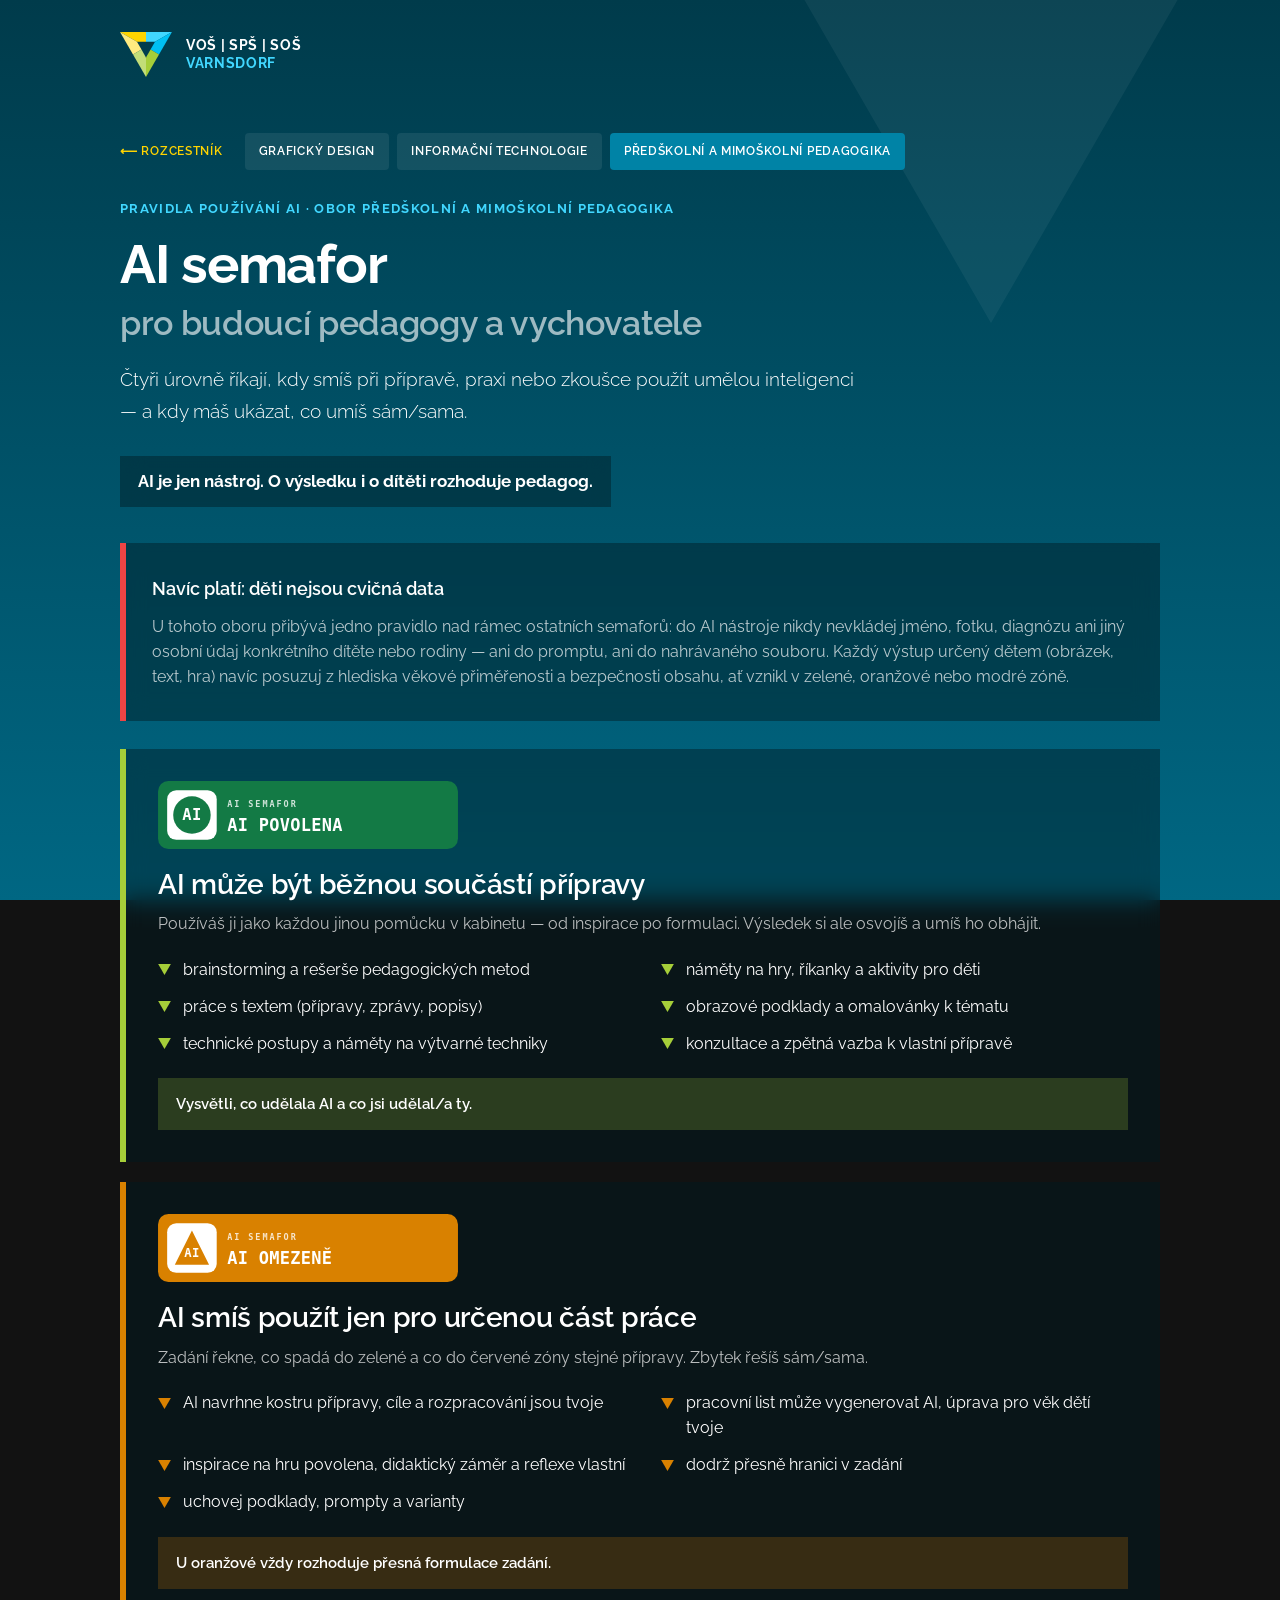
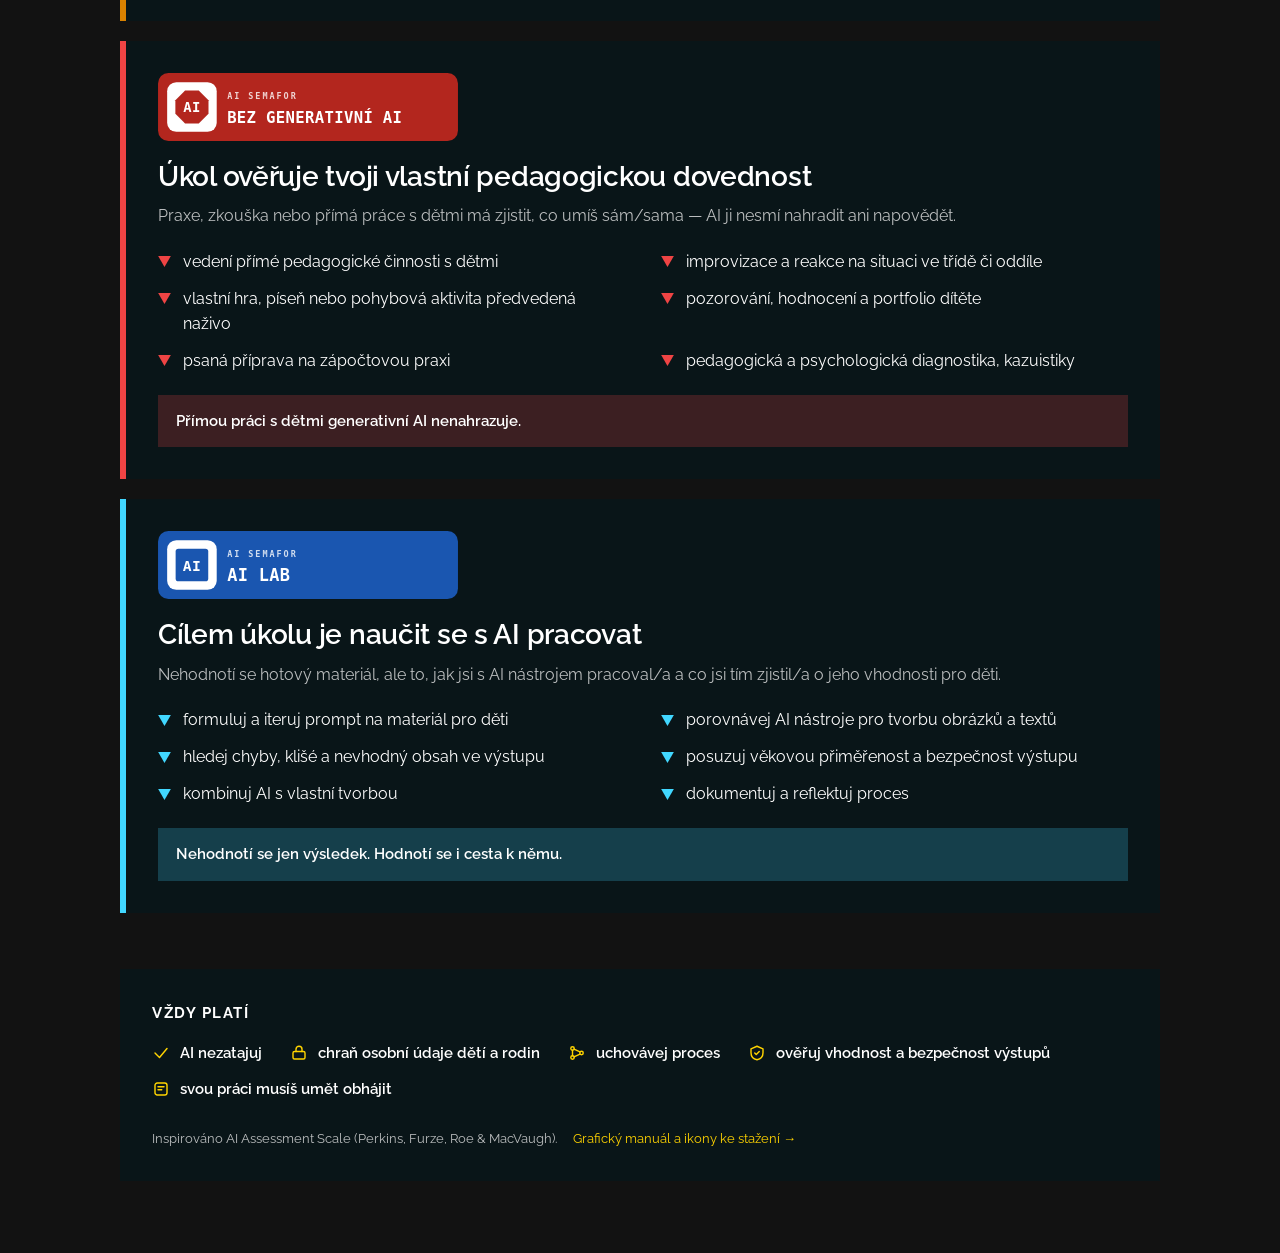
<file: pedagogika.html>
<!doctype html>
<html lang="cs">
<head>
<meta charset="utf-8">
<meta name="viewport" content="width=device-width, initial-scale=1">
<title>AI semafor — Předškolní a mimoškolní pedagogika</title>
<meta name="description" content="Pravidla používání AI v oboru Předškolní a mimoškolní pedagogika — čtyřúrovňový semafor vycházející z rámce AI Assessment Scale.">
<link rel="preconnect" href="https://fonts.googleapis.com">
<link rel="preconnect" href="https://fonts.gstatic.com" crossorigin>
<link rel="stylesheet" href="https://fonts.googleapis.com/css2?family=Raleway:wght@200;300;400;600;700;800&display=swap">
<link rel="stylesheet" href="assets/style.css?v=ed86c7ab">
</head>
<body>

<a class="skip-link" href="#main">Přeskočit na obsah</a>

<div class="wrap">

  <header class="hero">
    <a class="brand" href="index.html" aria-label="VOŠ, SPŠ a SOŠ Varnsdorf — AI semafor, úvodní stránka">
      <svg xmlns="http://www.w3.org/2000/svg" viewBox="0 0 1000 866" aria-hidden="true">
        <polygon points="0 0 500 0 500 188 326 188 0 0" fill="#ffd400"/>
        <polygon points="0 0 326 188 413 339 250 433 0 0" fill="#ffea80"/>
        <polygon points="500 0 1000 0 674 188 500 188 500 0" fill="#41d7ff"/>
        <polygon points="674 188 1000 0 750 433 587 339 674 188" fill="#00c0f3"/>
        <polygon points="250 433 413 339 500 490 500 866 250 433" fill="#c2dd78"/>
        <polygon points="500 490 587 339 750 433 500 866 500 490" fill="#a6ce39"/>
      </svg>
      <span class="brand-text">VOŠ | SPŠ | SOŠ<br><span>Varnsdorf</span></span>
    </a>
    <nav class="obory-nav" aria-label="Přepínání oborů">
      <a class="home" href="index.html">⟵ Rozcestník</a>
      <a href="grafika.html">Grafický design</a>
      <a href="it.html">Informační technologie</a>
      <a href="#" aria-current="page">Předškolní a mimoškolní pedagogika</a>
    </nav>
    <p class="eyebrow">Pravidla používání AI · obor Předškolní a mimoškolní pedagogika</p>
    <h1>AI semafor<br><span class="dim">pro budoucí pedagogy a vychovatele</span></h1>
    <p class="lede">Čtyři úrovně říkají, kdy smíš při přípravě, praxi nebo zkoušce použít umělou inteligenci — a kdy máš ukázat, co umíš sám/sama.</p>
    <p class="tagline">AI je jen nástroj. O výsledku i o dítěti rozhoduje pedagog.</p>
  </header>

  <main id="main">

    <section class="note note--child" aria-labelledby="note-child-h">
      <h2 id="note-child-h">Navíc platí: děti nejsou cvičná data</h2>
      <p>
        U tohoto oboru přibývá jedno pravidlo nad rámec ostatních semaforů: do AI nástroje nikdy nevkládej
        jméno, fotku, diagnózu ani jiný osobní údaj konkrétního dítěte nebo rodiny — ani do promptu, ani do
        nahrávaného souboru. Každý výstup určený dětem (obrázek, text, hra) navíc posuzuj z hlediska věkové
        přiměřenosti a bezpečnosti obsahu, ať vznikl v zelené, oranžové nebo modré zóně.
      </p>
    </section>

    <div class="levels">

      <!-- GREEN -->
      <section class="level level--green" aria-labelledby="lvl-green-h">
        <div class="level-head">
          <div class="level-title-row">
            <img class="level-badge" src="assets/badges/ai-povolena.svg?v=b32f4eb0" alt="AI povolena" width="460" height="104">
            <h2 id="lvl-green-h">AI může být běžnou součástí přípravy</h2>
            <p>Používáš ji jako každou jinou pomůcku v kabinetu — od inspirace po formulaci. Výsledek si ale osvojíš a umíš ho obhájit.</p>
          </div>
        </div>
        <div class="level-body">
          <ul class="bullets">
            <li>brainstorming a rešerše pedagogických metod</li>
            <li>náměty na hry, říkanky a aktivity pro děti</li>
            <li>práce s textem (přípravy, zprávy, popisy)</li>
            <li>obrazové podklady a omalovánky k tématu</li>
            <li>technické postupy a náměty na výtvarné techniky</li>
            <li>konzultace a zpětná vazba k vlastní přípravě</li>
          </ul>
          <p class="callout">Vysvětli, co udělala AI a co jsi udělal/a ty.</p>
        </div>
      </section>

      <!-- ORANGE -->
      <section class="level level--orange" aria-labelledby="lvl-orange-h">
        <div class="level-head">
          <div class="level-title-row">
            <img class="level-badge" src="assets/badges/ai-omezene.svg?v=7412da83" alt="AI omezeně" width="460" height="104">
            <h2 id="lvl-orange-h">AI smíš použít jen pro určenou část práce</h2>
            <p>Zadání řekne, co spadá do zelené a co do červené zóny stejné přípravy. Zbytek řešíš sám/sama.</p>
          </div>
        </div>
        <div class="level-body">
          <ul class="bullets">
            <li>AI navrhne kostru přípravy, cíle a rozpracování jsou tvoje</li>
            <li>pracovní list může vygenerovat AI, úprava pro věk dětí tvoje</li>
            <li>inspirace na hru povolena, didaktický záměr a reflexe vlastní</li>
            <li>dodrž přesně hranici v zadání</li>
            <li>uchovej podklady, prompty a varianty</li>
          </ul>
          <p class="callout">U oranžové vždy rozhoduje přesná formulace zadání.</p>
        </div>
      </section>

      <!-- RED -->
      <section class="level level--red" aria-labelledby="lvl-red-h">
        <div class="level-head">
          <div class="level-title-row">
            <img class="level-badge" src="assets/badges/bez-ai.svg?v=6d6cf0fe" alt="Bez generativní AI" width="460" height="104">
            <h2 id="lvl-red-h">Úkol ověřuje tvoji vlastní pedagogickou dovednost</h2>
            <p>Praxe, zkouška nebo přímá práce s dětmi má zjistit, co umíš sám/sama — AI ji nesmí nahradit ani napovědět.</p>
          </div>
        </div>
        <div class="level-body">
          <ul class="bullets">
            <li>vedení přímé pedagogické činnosti s dětmi</li>
            <li>improvizace a reakce na situaci ve třídě či oddíle</li>
            <li>vlastní hra, píseň nebo pohybová aktivita předvedená naživo</li>
            <li>pozorování, hodnocení a portfolio dítěte</li>
            <li>psaná příprava na zápočtovou praxi</li>
            <li>pedagogická a psychologická diagnostika, kazuistiky</li>
          </ul>
          <p class="callout">Přímou práci s dětmi generativní AI nenahrazuje.</p>
        </div>
      </section>

      <!-- BLUE -->
      <section class="level level--blue" aria-labelledby="lvl-blue-h">
        <div class="level-head">
          <div class="level-title-row">
            <img class="level-badge" src="assets/badges/ai-lab.svg?v=1510bcb6" alt="AI Lab" width="460" height="104">
            <h2 id="lvl-blue-h">Cílem úkolu je naučit se s AI pracovat</h2>
            <p>Nehodnotí se hotový materiál, ale to, jak jsi s AI nástrojem pracoval/a a co jsi tím zjistil/a o jeho vhodnosti pro děti.</p>
          </div>
        </div>
        <div class="level-body">
          <ul class="bullets">
            <li>formuluj a iteruj prompt na materiál pro děti</li>
            <li>porovnávej AI nástroje pro tvorbu obrázků a textů</li>
            <li>hledej chyby, klišé a nevhodný obsah ve výstupu</li>
            <li>posuzuj věkovou přiměřenost a bezpečnost výstupu</li>
            <li>kombinuj AI s vlastní tvorbou</li>
            <li>dokumentuj a reflektuj proces</li>
          </ul>
          <p class="callout">Nehodnotí se jen výsledek. Hodnotí se i cesta k němu.</p>
        </div>
      </section>

    </div>

    <footer aria-labelledby="footer-h">
      <h2 id="footer-h">Vždy platí</h2>
      <ul>
        <li>
          <svg viewBox="0 0 24 24" fill="none" stroke="currentColor" stroke-width="1.9" stroke-linecap="round" stroke-linejoin="round" aria-hidden="true"><path d="m4 12 6 6L20 6"/></svg>
          AI nezatajuj
        </li>
        <li>
          <svg viewBox="0 0 24 24" fill="none" stroke="currentColor" stroke-width="1.9" stroke-linecap="round" stroke-linejoin="round" aria-hidden="true"><rect x="4" y="10" width="16" height="10" rx="2"/><path d="M8 10V7a4 4 0 0 1 8 0v3"/></svg>
          chraň osobní údaje dětí a rodin
        </li>
        <li>
          <svg viewBox="0 0 24 24" fill="none" stroke="currentColor" stroke-width="1.9" stroke-linecap="round" stroke-linejoin="round" aria-hidden="true"><circle cx="6" cy="6" r="2.3"/><circle cx="6" cy="18" r="2.3"/><circle cx="18" cy="12" r="2.3"/><path d="M6 8.3V15.7M8 6.8l8 3.7M8 17.2l8-3.7"/></svg>
          uchovávej proces
        </li>
        <li>
          <svg viewBox="0 0 24 24" fill="none" stroke="currentColor" stroke-width="1.9" stroke-linecap="round" stroke-linejoin="round" aria-hidden="true"><path d="M12 3 4 6.5v5c0 4.8 3.4 8.4 8 9.5 4.6-1.1 8-4.7 8-9.5v-5L12 3Z"/><path d="m9 12 2 2 4-4"/></svg>
          ověřuj vhodnost a bezpečnost výstupů
        </li>
        <li>
          <svg viewBox="0 0 24 24" fill="none" stroke="currentColor" stroke-width="1.9" stroke-linecap="round" stroke-linejoin="round" aria-hidden="true"><path d="M8 9h8M8 13h5"/><rect x="4" y="4" width="16" height="16" rx="3"/></svg>
          svou práci musíš umět obhájit
        </li>
      </ul>
      <p class="colophon">
        <span>Inspirováno AI Assessment Scale (Perkins, Furze, Roe &amp; MacVaugh).</span>
        <a href="manual.html">Grafický manuál a ikony ke stažení →</a>
      </p>
    </footer>

  </main>
</div>
</body>
</html>
</file>
<file: assets/style.css>
/* AI semafor — styly podle design systému VOŠ, SPŠ a SOŠ Varnsdorf
   (tmavý glassmorphism, Raleway, ostré hrany, bezrámový design) */

:root{
  color-scheme: dark;

  /* barvy školy */
  --yellow-1:#ffd400;
  --yellow-2:#ffea80;
  --blue-1:#41d7ff;
  --blue-2:#00c0f3;
  --green-1:#c2dd78;
  --green-2:#a6ce39;

  /* motiv */
  --bg-top:#003b4b;
  --bg-bottom:#006783;
  --panel:rgba(0,27,34,.45);
  --panel-hover:rgba(0,27,34,.62);
  --panel-solid:rgba(0,20,26,.95);
  --text:#ffffff;
  --text-muted:rgba(255,255,255,.72);
  --link:#ffd400;
  --link-hover:#ffe14d;
  --btn-primary:#0083a6;
  --btn-secondary:rgba(255,255,255,.08);
  --focus:#ffd400;

  /* úrovně semaforu (na webu) */
  --green-strong:#a6ce39;
  --orange-strong:#D98100;
  --red-strong:#ef4444;
  --blue-strong:#41d7ff;

  --ink:#00141a; /* tmavý text na barevných plochách */
  --triangle:url("data:image/svg+xml,%3Csvg xmlns='http://www.w3.org/2000/svg' viewBox='0 0 1000 866'%3E%3Cpolygon points='0 0 1000 0 500 866'/%3E%3C/svg%3E");
}

*{box-sizing:border-box;}
html{-webkit-text-size-adjust:100%;scroll-behavior:smooth;}
body{
  margin:0;
  min-height:100vh;
  background:var(--bg-top);
  background:linear-gradient(180deg,var(--bg-top),var(--bg-bottom)) fixed;
  color:var(--text);
  font-family:'Raleway',-apple-system,BlinkMacSystemFont,"Segoe UI",sans-serif;
  font-weight:400;
  -webkit-font-smoothing:antialiased;
  line-height:1.6;
  padding-inline:clamp(16px,4vw,48px);
  padding-block:clamp(16px,3vw,32px) clamp(40px,6vw,72px);
}
h1,h2,h3{font-family:inherit;color:#fff;}
strong{color:#fff;font-weight:700;}
img{max-width:100%;}
a{color:var(--link);text-decoration:none;}
a:hover{color:var(--link-hover);text-decoration:underline;text-underline-offset:3px;}
:focus-visible{outline:3px solid var(--focus);outline-offset:3px;}

@media (prefers-reduced-motion:reduce){
  *{animation-duration:.001ms !important;animation-iteration-count:1 !important;transition-duration:.001ms !important;scroll-behavior:auto !important;}
}

.skip-link{
  position:absolute;left:-999px;top:auto;
  background:var(--yellow-1);color:var(--ink);padding:.7em 1.1em;border-radius:4px;
  font-weight:700;font-size:.85rem;z-index:100;text-transform:uppercase;
}
.skip-link:hover{color:var(--ink);text-decoration:none;}
.skip-link:focus{position:fixed;left:16px;top:16px;}

.wrap{max-width:1040px;margin-inline:auto;}

/* ---- značka školy ---- */
.brand{
  display:inline-flex;align-items:center;gap:14px;
  margin-bottom:clamp(28px,5vw,56px);
  color:#fff;
}
.brand:hover{color:#fff;text-decoration:none;}
.brand svg{width:52px;height:45px;flex:none;}
.brand-text{
  font-size:.85rem;font-weight:700;line-height:1.3;
  text-transform:uppercase;letter-spacing:.05em;
}
.brand-text span{color:var(--blue-1);}

/* ---- navigace oborů ---- */
.obory-nav{display:flex;flex-wrap:wrap;gap:8px;margin-bottom:28px;}
.obory-nav a{
  font-size:.74rem;font-weight:600;text-transform:uppercase;letter-spacing:.06em;
  color:#fff;background:var(--btn-secondary);
  border-radius:4px;padding:9px 14px;
  display:inline-flex;align-items:center;gap:6px;
  transition:background .15s ease,color .15s ease;
}
.obory-nav a:hover{background:rgba(255,255,255,.18);color:#fff;text-decoration:none;}
.obory-nav a[aria-current="page"]{background:var(--btn-primary);}
.obory-nav a.home{background:transparent;color:var(--yellow-1);padding-left:0;}
.obory-nav a.home:hover{color:var(--yellow-2);background:transparent;}

/* ---- hero ---- */
header.hero{
  position:relative;
  margin-bottom:12px;
}
header.hero::after{
  content:"";position:absolute;right:-2%;top:-8%;
  width:clamp(180px,34vw,380px);aspect-ratio:1000/866;
  background:#fff;opacity:.05;
  -webkit-mask:var(--triangle) center/contain no-repeat;
          mask:var(--triangle) center/contain no-repeat;
  pointer-events:none;
}
header.hero > *{position:relative;z-index:1;}
.eyebrow{
  font-size:.82rem;font-weight:700;letter-spacing:.1em;text-transform:uppercase;
  color:var(--blue-1);margin:0 0 14px;
}
h1{
  font-size:clamp(2.1rem,5.4vw,3.4rem);font-weight:700;
  line-height:1.15;margin:0 0 20px;letter-spacing:-.02em;
  text-wrap:balance;
}
h1 .dim{display:block;color:rgba(255,255,255,.62);font-weight:600;font-size:.62em;letter-spacing:-.01em;margin-top:.25em;}
.lede{font-size:clamp(1.05rem,2vw,1.2rem);font-weight:300;line-height:1.7;color:#fff;max-width:62ch;margin:0 0 6px;}
.tagline{
  display:inline-block;margin:22px 0 0;padding:12px 18px;
  background:var(--panel);backdrop-filter:blur(12px);-webkit-backdrop-filter:blur(12px);
  font-size:1.05rem;font-weight:700;
}

.title-row{display:flex;flex-wrap:wrap;align-items:center;gap:12px 28px;margin-bottom:20px;}
.title-row h1{margin:0;}
.semafor-icons{display:flex;gap:12px;}
.semafor-icons img{width:clamp(40px,6vw,56px);height:auto;display:block;}

/* ---- poznámky ---- */
.note{
  margin:0 0 56px;
  background:var(--panel);
  backdrop-filter:blur(12px);-webkit-backdrop-filter:blur(12px);
  padding:clamp(20px,3vw,32px);
  position:relative;
}
.note::before{
  content:"";position:absolute;left:0;top:0;bottom:0;width:6px;background:var(--blue-2);
}
.note h2{font-size:1.125rem;font-weight:600;margin:0 0 10px;}
.note p{margin:0 0 10px;color:var(--text-muted);font-size:.98rem;}
.note p:last-child{margin-bottom:0;}
.note strong{color:#fff;}
.note--child{margin:36px 0 28px;}
.note--child::before{background:var(--red-strong);}

/* ---- legenda ---- */
.legend{
  display:flex;flex-wrap:wrap;gap:8px;margin:0 0 44px;padding:0;
  font-size:.82rem;font-weight:600;
}
.legend li{
  list-style:none;display:flex;align-items:center;gap:9px;
  padding:8px 14px;background:var(--panel);
  backdrop-filter:blur(12px);-webkit-backdrop-filter:blur(12px);
  color:#fff;
}
.legend .dot{width:11px;height:11px;border-radius:9999px;flex:none;}

/* ---- úrovně (stránky oborů) ---- */
.levels{display:flex;flex-direction:column;gap:20px;margin-bottom:56px;}
section.level{
  --c:var(--blue-strong);
  position:relative;
  background:var(--panel);
  backdrop-filter:blur(12px);-webkit-backdrop-filter:blur(12px);
  padding-left:6px;
}
section.level::before{
  content:"";position:absolute;left:0;top:0;bottom:0;width:6px;background:var(--c);
}
section.level.level--green{--c:var(--green-strong);}
section.level.level--orange{--c:var(--orange-strong);}
section.level.level--red{--c:var(--red-strong);}
section.level.level--blue{--c:var(--blue-strong);}

.level-head{display:flex;align-items:flex-start;gap:20px;padding:clamp(20px,3vw,32px) clamp(20px,3vw,32px) 8px;}
.level-title-row{flex:1;min-width:0;}
.level-badge{display:block;width:min(300px,100%);height:auto;margin-bottom:18px;}
.level-head h2{font-weight:600;font-size:clamp(1.3rem,2.6vw,1.75rem);line-height:1.3;margin:0 0 8px;letter-spacing:-.01em;}
.level-head p{margin:0;color:var(--text-muted);font-size:1rem;}

.level-body{padding:12px clamp(20px,3vw,32px) clamp(20px,3vw,32px);}
.bullets{
  margin:0;padding:0;list-style:none;
  display:grid;grid-template-columns:repeat(2,minmax(0,1fr));gap:12px 36px;
}
.bullets li{position:relative;padding-left:25px;font-size:.98rem;}
.bullets li::before,
.rules li::before{
  content:"";flex:none;width:13px;height:11px;margin-top:.48em;
  background:var(--c,var(--yellow-1));
  -webkit-mask:var(--triangle) center/contain no-repeat;
          mask:var(--triangle) center/contain no-repeat;
}

.bullets li::before{position:absolute;left:0;top:0;}

.callout{
  margin:22px 0 0;padding:14px 18px;font-size:.95rem;font-weight:600;color:#fff;
  background:color-mix(in srgb,var(--c) 22%,transparent);
}

/* ---- patička ---- */
footer{background:var(--panel);backdrop-filter:blur(12px);-webkit-backdrop-filter:blur(12px);padding:clamp(20px,3vw,32px);}
footer h2{font-size:.95rem;font-weight:700;letter-spacing:.1em;text-transform:uppercase;margin:0 0 16px;color:#fff;}
footer ul{margin:0;padding:0;list-style:none;display:flex;flex-wrap:wrap;gap:12px 28px;font-size:.95rem;font-weight:600;}
footer li{display:flex;align-items:center;gap:10px;}
footer li svg{width:18px;height:18px;flex:none;color:var(--yellow-1);}
.colophon{margin:26px 0 0;font-size:.82rem;color:var(--text-muted);display:flex;flex-wrap:wrap;gap:6px 16px;}

/* ---- rozcestník (index.html) ---- */
.section-label{
  font-size:.82rem;font-weight:700;letter-spacing:.1em;text-transform:uppercase;
  color:var(--blue-1);margin:0 0 16px;
}
.hub-grid{
  display:grid;grid-template-columns:repeat(auto-fit,minmax(280px,1fr));
  gap:20px;margin:0 0 20px;
}
.hub-card{
  --c:var(--yellow-1);
  display:flex;flex-direction:column;gap:14px;
  background:var(--panel);
  backdrop-filter:blur(12px);-webkit-backdrop-filter:blur(12px);
  padding:clamp(22px,3vw,32px);text-decoration:none;color:#fff;
  position:relative;transition:background .15s ease;
}
.hub-card:hover{background:var(--panel-hover);color:#fff;text-decoration:none;}
.hub-card::after{
  content:"";position:absolute;left:0;right:0;top:0;height:6px;background:var(--c);
}
.hub-card--yellow{--c:var(--yellow-1);}
.hub-card--blue{--c:var(--blue-2);}
.hub-card--green{--c:var(--green-2);}
.hub-card--wide{--c:var(--blue-1);}
.hub-icon{
  width:56px;height:56px;
  display:flex;align-items:center;justify-content:center;
  background:var(--c);color:var(--ink);flex:none;
}
.hub-icon svg{width:30px;height:30px;}
.hub-card h2{font-weight:600;font-size:1.35rem;line-height:1.35;margin:0;letter-spacing:-.005em;}
.hub-card p{margin:0;color:var(--text-muted);font-size:.98rem;flex:1;}
.hub-foot{margin-top:auto;padding-top:6px;}
.hub-cta{
  display:inline-flex;align-items:center;gap:8px;
  font-weight:600;font-size:.8rem;letter-spacing:.06em;text-transform:uppercase;
  color:#fff;background:var(--btn-primary);
  padding:11px 18px;border-radius:4px;
  transition:background .15s ease,color .15s ease;
}
.hub-card:hover .hub-cta{background:var(--yellow-1);color:var(--ink);}
.hub-cta span{display:inline-block;transition:transform .15s ease;}
.hub-card:hover .hub-cta span{transform:translateX(3px);}

.hub-card--wide{flex-direction:row;align-items:center;gap:22px;margin:0 0 20px;}
.hub-card--wide .hub-card-body{display:flex;flex-direction:column;gap:4px;flex:1;min-width:0;}
.hub-card--wide .hub-foot{margin-top:0;padding-top:0;flex:none;}
@media (max-width:640px){
  .hub-card--wide{flex-direction:column;align-items:flex-start;}
}

/* ---- manuál ---- */
.icon-legend-head{
  font-size:1.35rem;font-weight:600;letter-spacing:-.01em;margin:0 0 10px;
  display:flex;align-items:center;gap:12px;
}
.icon-legend-head::before{
  content:"";width:18px;height:16px;flex:none;background:var(--yellow-1);
  -webkit-mask:var(--triangle) center/contain no-repeat;
          mask:var(--triangle) center/contain no-repeat;
}
.icon-legend-lede{color:var(--text-muted);font-size:1rem;margin:0 0 22px;max-width:70ch;}
main > section{margin-bottom:12px;}

.swatch-grid{
  display:grid;grid-template-columns:repeat(auto-fit,minmax(230px,1fr));
  gap:20px;margin:0 0 56px;
}
.swatch{background:var(--panel);backdrop-filter:blur(12px);-webkit-backdrop-filter:blur(12px);}
.swatch-color{height:96px;}
.swatch-body{padding:16px 18px 18px;}
.swatch-name{font-weight:700;font-size:1.05rem;margin:0 0 3px;}
.swatch-usage{font-size:.86rem;color:var(--text-muted);margin:0 0 12px;}
.swatch-code-row{
  display:flex;align-items:center;justify-content:space-between;gap:8px;
  font-size:.86rem;padding:7px 0 0;color:var(--text-muted);font-variant-numeric:tabular-nums;
}
.swatch-code-row strong{color:#fff;font-weight:700;letter-spacing:.03em;}
.swatch-copy{
  border:0;background:var(--btn-secondary);border-radius:4px;padding:5px 10px;
  font-family:inherit;font-size:.68rem;font-weight:600;letter-spacing:.06em;text-transform:uppercase;
  color:#fff;cursor:pointer;transition:background .15s ease,color .15s ease;
}
.swatch-copy:hover{background:var(--yellow-1);color:var(--ink);}
.swatch-copy.is-copied{background:var(--green-2);color:var(--ink);}

.icon-chips{list-style:none;margin:0 0 56px;padding:0;display:grid;grid-template-columns:repeat(auto-fit,minmax(240px,1fr));gap:20px;}
.icon-chip{
  display:flex;align-items:center;gap:16px;
  background:var(--panel);backdrop-filter:blur(12px);-webkit-backdrop-filter:blur(12px);
  padding:14px 18px 14px 14px;
}
.icon-chip img{width:56px;height:56px;padding:5px;background:#fff;flex:none;display:block;}
.icon-chip-body{flex:1;min-width:0;}
.icon-chip-label{font-weight:700;font-size:1rem;display:block;}
.icon-chip-dl{display:flex;gap:6px;margin-top:8px;}

.icon-chip-dl a,
.badge-preview-dl a{
  font-size:.7rem;font-weight:600;letter-spacing:.06em;text-transform:uppercase;
  color:#fff;background:var(--btn-secondary);border-radius:4px;padding:6px 12px;
  transition:background .15s ease,color .15s ease;
}
.icon-chip-dl a:hover,
.badge-preview-dl a:hover{background:var(--yellow-1);color:var(--ink);text-decoration:none;}

.badge-preview-list{display:flex;flex-direction:column;gap:16px;margin:0 0 56px;}
.badge-preview-row{
  display:flex;flex-wrap:wrap;align-items:center;gap:20px;
  background:var(--panel);backdrop-filter:blur(12px);-webkit-backdrop-filter:blur(12px);
  padding:18px;
}
.badge-preview-row img{width:min(340px,100%);height:auto;flex:none;}
.badge-preview-dl{display:flex;gap:8px;margin-left:auto;}

.rules{
  margin:0;padding:0;list-style:none;
  display:grid;grid-template-columns:repeat(auto-fill,minmax(280px,1fr));gap:14px 28px;
}
.rules li{display:flex;gap:12px;align-items:flex-start;font-size:.98rem;color:var(--text-muted);}

.type-sample{
  background:var(--panel);backdrop-filter:blur(12px);-webkit-backdrop-filter:blur(12px);
  padding:clamp(20px,3vw,32px);margin:0 0 56px;
  display:flex;flex-direction:column;gap:22px;
}
.type-sample-row span.tag{
  font-size:.74rem;font-weight:700;color:var(--blue-1);
  text-transform:uppercase;letter-spacing:.1em;display:block;margin-bottom:6px;
}
.type-sample-row .display{font-weight:700;font-size:1.6rem;line-height:1.3;}
.type-sample-row .mono-sample{font-family:'JetBrains Mono',ui-monospace,Menlo,Consolas,monospace;font-weight:700;font-size:1.05rem;}

@media (max-width:640px){
  .bullets{grid-template-columns:1fr;}
  .badge-preview-dl{margin-left:0;}
  header.hero::after{opacity:.04;}
}
</file>
